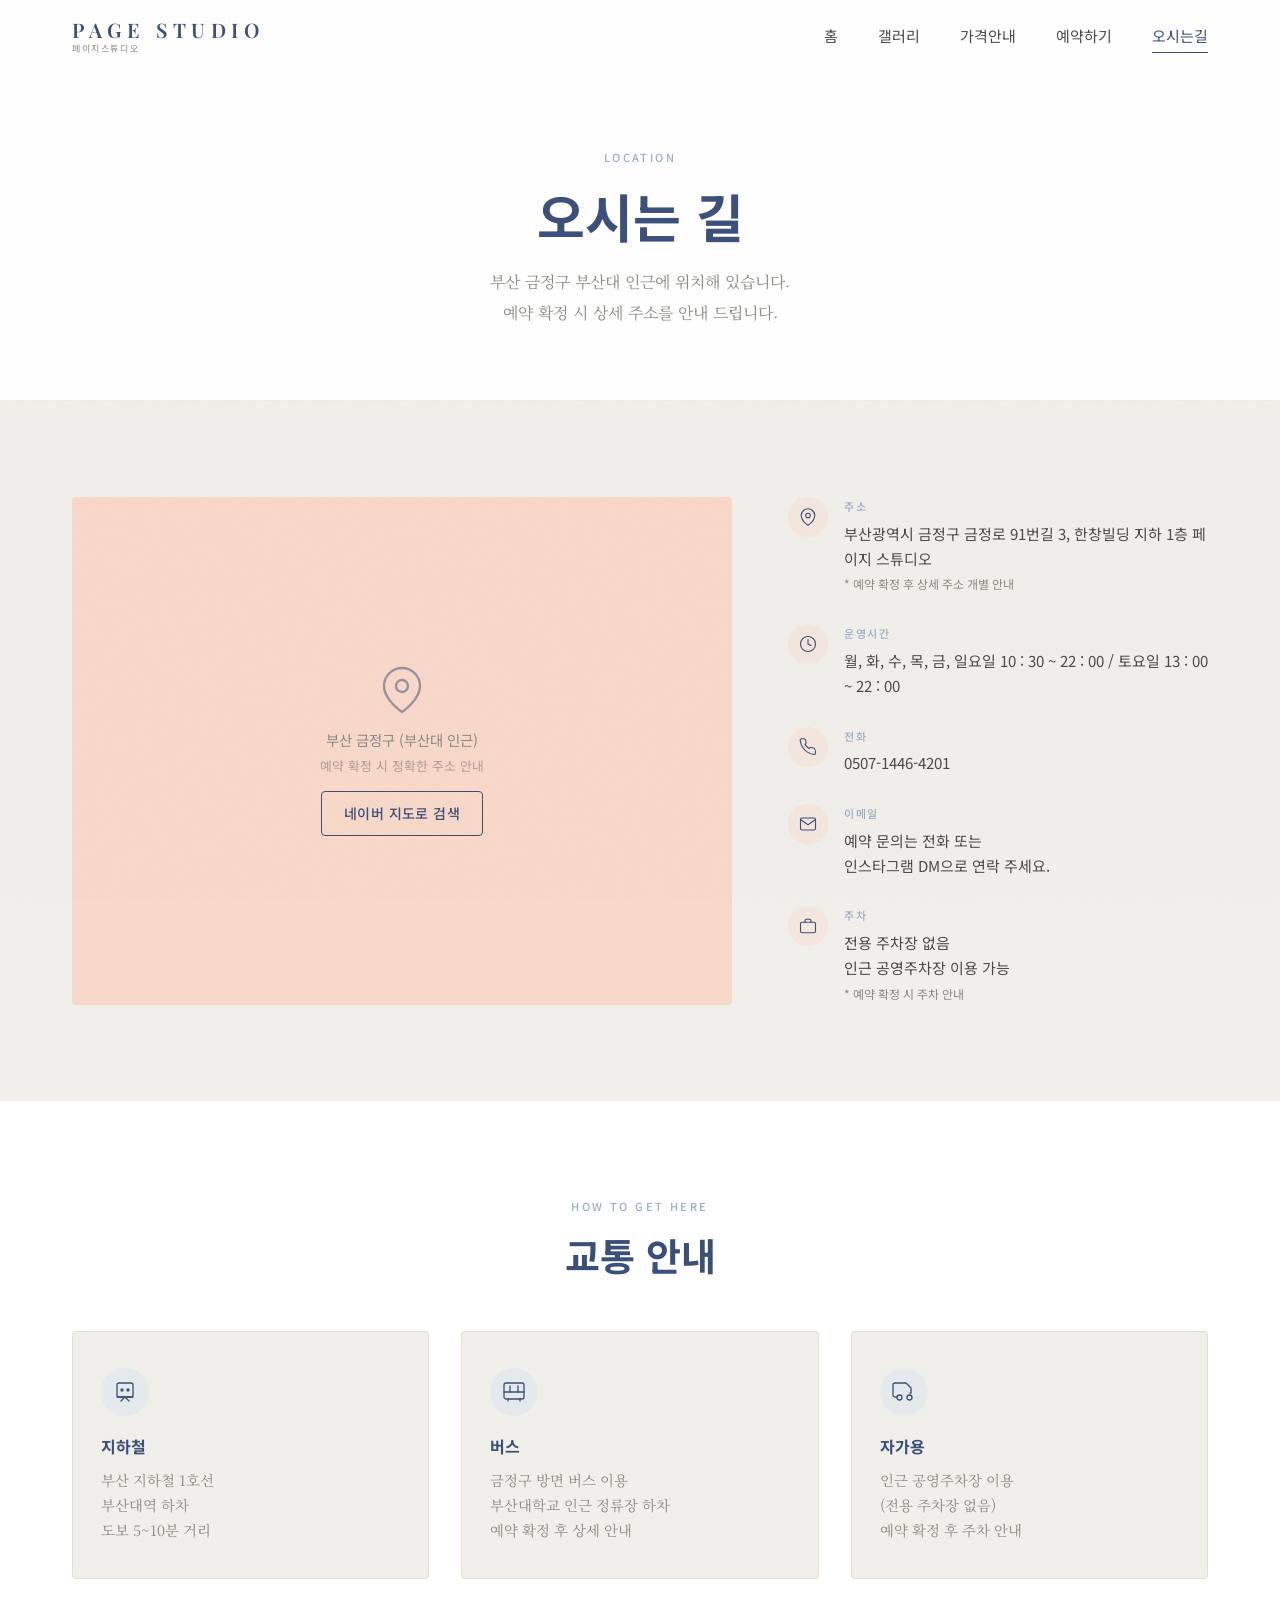
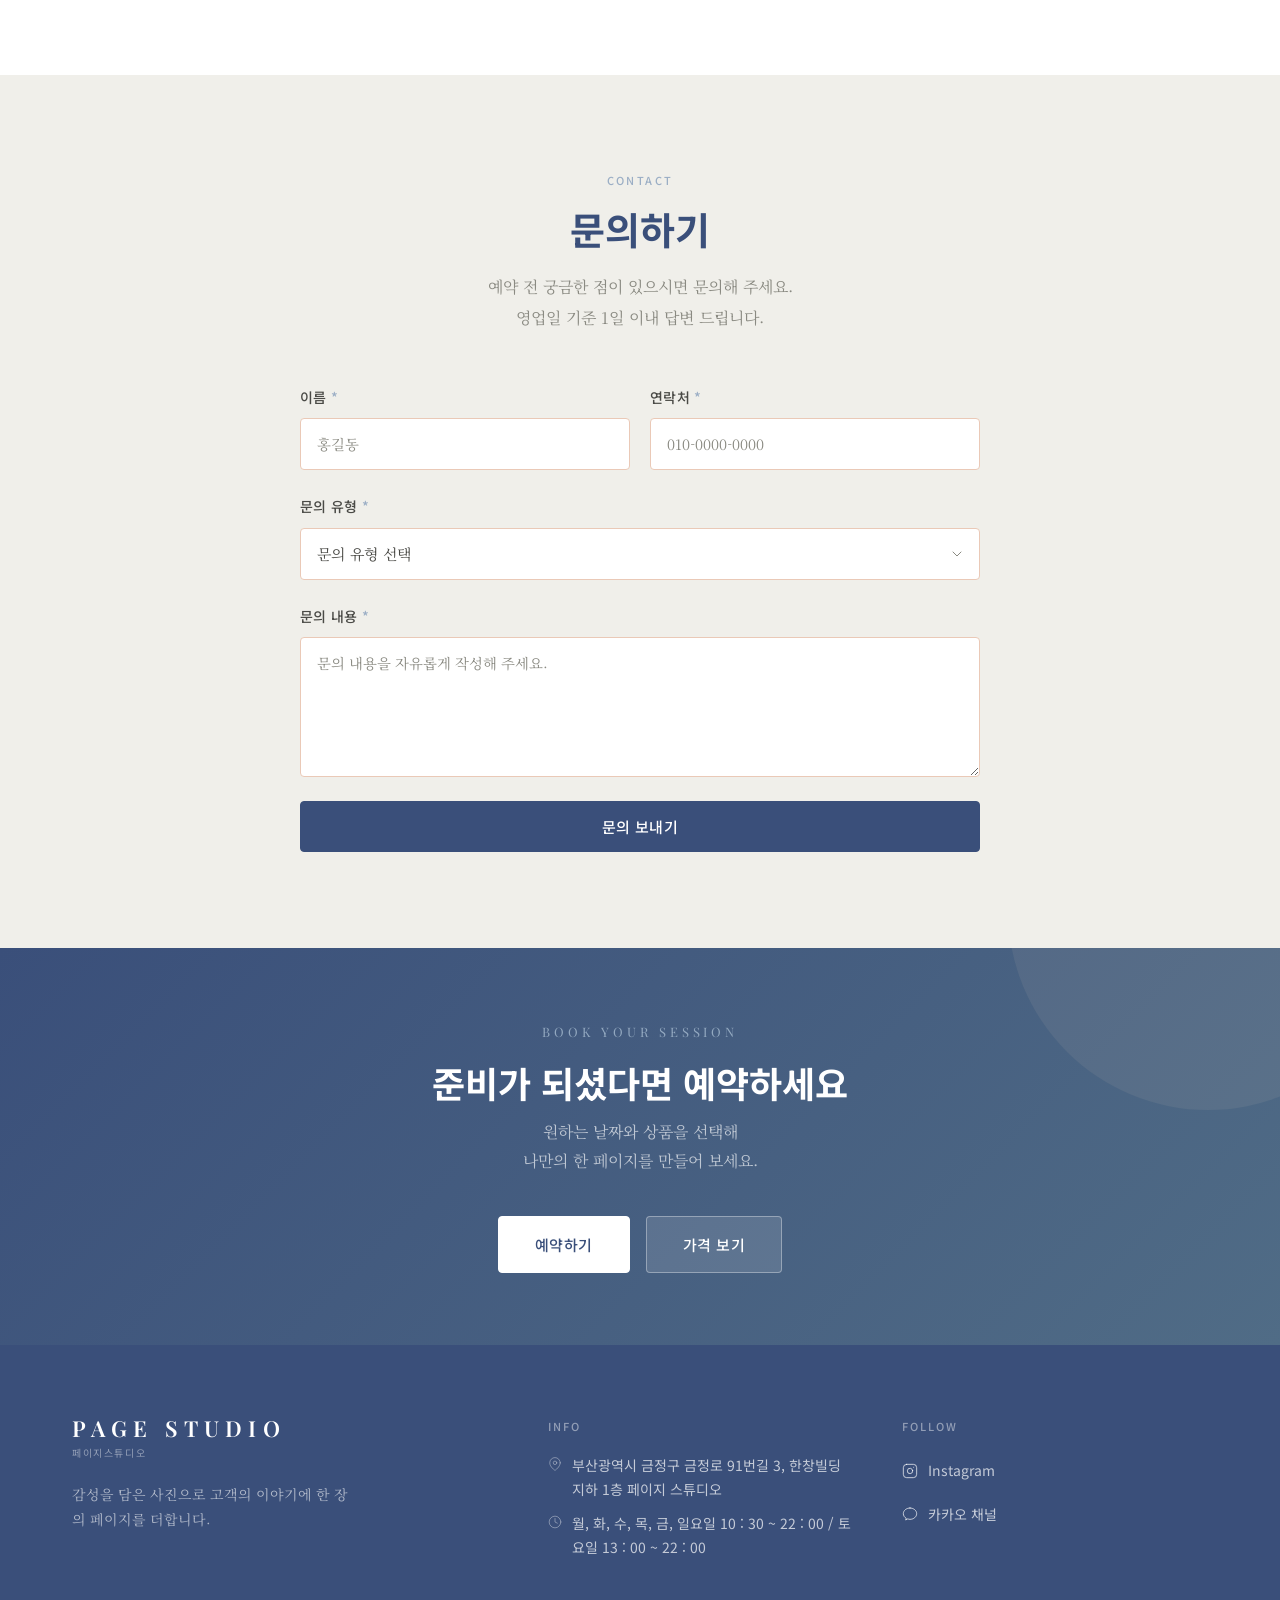
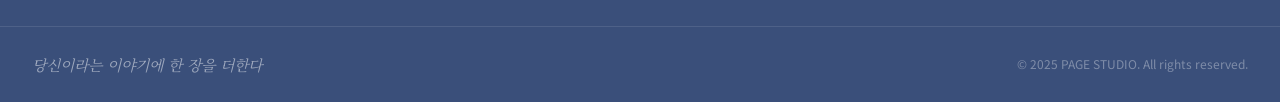
<file: contact.html>
<!DOCTYPE html>
<html lang="ko">
<head>
  <meta charset="UTF-8" />
  <meta name="viewport" content="width=device-width, initial-scale=1.0" />
  <title>오시는길 | PAGE STUDIO 페이지스튜디오</title>
  <meta name="description" content="페이지스튜디오 위치 안내. 부산 금정구 부산대 인근. 운영시간 화~일 10:00~19:00." />
  <link rel="stylesheet" href="css/style.css" />
  <link rel="stylesheet" href="css/components.css" />
</head>
<body>

<!-- ─── 네비게이션 ─────────────────────────────────────────── -->
<header class="nav scrolled" id="nav">
  <div class="nav__inner">
    <a href="index.html" class="nav__logo">
      <span class="nav__logo-en">PAGE STUDIO</span>
      <span class="nav__logo-ko">페이지스튜디오</span>
    </a>
    <nav class="nav__menu" aria-label="주 메뉴">
      <a href="index.html" class="nav__link">홈</a>
      <a href="gallery.html" class="nav__link">갤러리</a>
      <a href="price.html" class="nav__link">가격안내</a>
      <a href="reservation.html" class="nav__link">예약하기</a>
      <a href="contact.html" class="nav__link">오시는길</a>
    </nav>
    <button class="nav__hamburger" aria-label="메뉴 열기" aria-expanded="false">
      <span></span><span></span><span></span>
    </button>
  </div>
</header>
<div class="nav__drawer" aria-hidden="true">
  <a href="index.html" class="nav__link">홈</a>
  <a href="gallery.html" class="nav__link">갤러리</a>
  <a href="price.html" class="nav__link">가격안내</a>
  <a href="reservation.html" class="nav__link">예약하기</a>
  <a href="contact.html" class="nav__link">오시는길</a>
</div>

<!-- ─── 페이지 헤더 ─────────────────────────────────────────── -->
<div class="page-header">
  <span class="page-header__label">Location</span>
  <h1 class="page-header__title">오시는 길</h1>
  <p class="page-header__desc">부산 금정구 부산대 인근에 위치해 있습니다.<br>예약 확정 시 상세 주소를 안내 드립니다.</p>
</div>

<!-- ─── 지도 & 정보 ──────────────────────────────────────────── -->
<section class="section map-section section--bg" id="map">
  <div class="container">
    <div class="map-section__grid fade-in">
      <!-- 지도 임베드 영역 -->
      <div class="map-section__embed">
        <div style="width:100%;height:100%;min-height:420px;display:flex;flex-direction:column;align-items:center;justify-content:center;background:rgba(247,216,200,0.2);color:var(--text-muted);gap:14px;text-align:center;padding:24px;">
          <svg width="48" height="48" viewBox="0 0 24 24" fill="none" stroke="currentColor" stroke-width="1.2" stroke-linecap="round" stroke-linejoin="round" style="color:var(--color-primary);opacity:0.5;" aria-hidden="true">
            <path d="M21 10c0 7-9 13-9 13S3 17 3 10a9 9 0 0 1 18 0z"/>
            <circle cx="12" cy="10" r="3"/>
          </svg>
          <p style="font-family:var(--font-sans);font-size:0.9rem;line-height:1.7;">
            부산 금정구 (부산대 인근)<br>
            <span style="font-size:0.8rem;opacity:0.7;">예약 확정 시 정확한 주소 안내</span>
          </p>
          <a href="https://map.naver.com/v5/search/부산+금정구+부산대" target="_blank" rel="noopener noreferrer" class="btn btn--outline btn--sm">네이버 지도로 검색</a>
        </div>
      </div>

      <!-- 연락처 정보 -->
      <div class="map-section__info">
        <div class="map-info-item">
          <div class="map-info-item__icon" aria-hidden="true">
            <svg width="18" height="18" viewBox="0 0 24 24" fill="none" stroke="currentColor" stroke-width="1.5" stroke-linecap="round" stroke-linejoin="round"><path d="M21 10c0 7-9 13-9 13S3 17 3 10a9 9 0 0 1 18 0z"/><circle cx="12" cy="10" r="3"/></svg>
          </div>
          <div>
            <span class="map-info-item__label">주소</span>
            <p class="map-info-item__text"><span data-site="address">부산광역시 금정구 (부산대학교 인근)</span><br><small style="color:var(--text-muted);font-size:0.8em;">* 예약 확정 후 상세 주소 개별 안내</small></p>
          </div>
        </div>

        <div class="map-info-item">
          <div class="map-info-item__icon" aria-hidden="true">
            <svg width="18" height="18" viewBox="0 0 24 24" fill="none" stroke="currentColor" stroke-width="1.5" stroke-linecap="round" stroke-linejoin="round"><circle cx="12" cy="12" r="10"/><polyline points="12 6 12 12 16 14"/></svg>
          </div>
          <div>
            <span class="map-info-item__label">운영시간</span>
            <p class="map-info-item__text">
              <span data-site="hours">화–일 10:00 ~ 19:00 / 월 휴무</span>
            </p>
          </div>
        </div>

        <div class="map-info-item">
          <div class="map-info-item__icon" aria-hidden="true">
            <svg width="18" height="18" viewBox="0 0 24 24" fill="none" stroke="currentColor" stroke-width="1.5" stroke-linecap="round" stroke-linejoin="round"><path d="M22 16.92v3a2 2 0 0 1-2.18 2 19.79 19.79 0 0 1-8.63-3.07A19.5 19.5 0 0 1 4.69 12 19.79 19.79 0 0 1 1.65 3.18 2 2 0 0 1 3.62 1h3a2 2 0 0 1 2 1.72c.127.96.361 1.903.7 2.81a2 2 0 0 1-.45 2.11L7.91 8.54a16 16 0 0 0 5.55 5.55l.95-.96a2 2 0 0 1 2.11-.45c.907.339 1.85.573 2.81.7A2 2 0 0 1 21 15.22"/></svg>
          </div>
          <div>
            <span class="map-info-item__label">전화</span>
            <p class="map-info-item__text"><a href="tel:01000000000" data-site="phone-link" style="color:inherit;">010-0000-0000</a></p>
          </div>
        </div>

        <div class="map-info-item">
          <div class="map-info-item__icon" aria-hidden="true">
            <svg width="18" height="18" viewBox="0 0 24 24" fill="none" stroke="currentColor" stroke-width="1.5" stroke-linecap="round" stroke-linejoin="round"><path d="M4 4h16c1.1 0 2 .9 2 2v12c0 1.1-.9 2-2 2H4c-1.1 0-2-.9-2-2V6c0-1.1.9-2 2-2z"/><polyline points="22,6 12,13 2,6"/></svg>
          </div>
          <div>
            <span class="map-info-item__label">이메일</span>
            <p class="map-info-item__text">예약 문의는 전화 또는<br>인스타그램 DM으로 연락 주세요.</p>
          </div>
        </div>

        <div class="map-info-item">
          <div class="map-info-item__icon" aria-hidden="true">
            <svg width="18" height="18" viewBox="0 0 24 24" fill="none" stroke="currentColor" stroke-width="1.5" stroke-linecap="round" stroke-linejoin="round"><rect x="2" y="7" width="20" height="14" rx="2"/><path d="M16 7V5a2 2 0 0 0-2-2h-4a2 2 0 0 0-2 2v2"/></svg>
          </div>
          <div>
            <span class="map-info-item__label">주차</span>
            <p class="map-info-item__text">전용 주차장 없음<br>인근 공영주차장 이용 가능<br><small style="color:var(--text-muted);font-size:0.8em;">* 예약 확정 시 주차 안내</small></p>
          </div>
        </div>
      </div>
    </div>
  </div>
</section>

<!-- ─── 교통 안내 ─────────────────────────────────────────────── -->
<section class="section section--white" id="transport">
  <div class="container">
    <div style="text-align:center;margin-bottom:52px;" class="fade-in">
      <span class="section-eyebrow">How to Get Here</span>
      <h2 class="section-title">교통 안내</h2>
    </div>
    <div style="display:grid;grid-template-columns:repeat(3,1fr);gap:32px;" class="transport-grid fade-in">
      <!-- 지하철 -->
      <div style="padding:36px 28px;background:var(--color-bg);border-radius:var(--radius);border:1px solid rgba(234,201,183,0.5);">
        <div style="width:48px;height:48px;border-radius:50%;background:rgba(200,220,235,0.3);display:flex;align-items:center;justify-content:center;margin-bottom:20px;color:var(--color-primary);">
          <svg width="24" height="24" viewBox="0 0 24 24" fill="none" stroke="currentColor" stroke-width="1.3" stroke-linecap="round" stroke-linejoin="round" aria-hidden="true"><rect x="4" y="3" width="16" height="14" rx="2"/><path d="M4 17h16M8 21l4-4 4 4"/><circle cx="9" cy="10" r="1" fill="currentColor"/><circle cx="15" cy="10" r="1" fill="currentColor"/></svg>
        </div>
        <h3 style="font-family:var(--font-sans);font-size:1rem;font-weight:700;color:var(--text-primary);margin-bottom:10px;">지하철</h3>
        <p style="font-family:var(--font-serif);font-size:0.9rem;color:var(--text-muted);line-height:1.75;">부산 지하철 1호선<br>부산대역 하차<br>도보 5~10분 거리</p>
      </div>
      <!-- 버스 -->
      <div style="padding:36px 28px;background:var(--color-bg);border-radius:var(--radius);border:1px solid rgba(234,201,183,0.5);">
        <div style="width:48px;height:48px;border-radius:50%;background:rgba(200,220,235,0.3);display:flex;align-items:center;justify-content:center;margin-bottom:20px;color:var(--color-primary);">
          <svg width="24" height="24" viewBox="0 0 24 24" fill="none" stroke="currentColor" stroke-width="1.3" stroke-linecap="round" stroke-linejoin="round" aria-hidden="true"><path d="M8 6v6"/><path d="M16 6v6"/><path d="M2 12h20"/><rect x="2" y="3" width="20" height="16" rx="2"/><path d="M6 19v2M18 19v2"/></svg>
        </div>
        <h3 style="font-family:var(--font-sans);font-size:1rem;font-weight:700;color:var(--text-primary);margin-bottom:10px;">버스</h3>
        <p style="font-family:var(--font-serif);font-size:0.9rem;color:var(--text-muted);line-height:1.75;">금정구 방면 버스 이용<br>부산대학교 인근 정류장 하차<br>예약 확정 후 상세 안내</p>
      </div>
      <!-- 자가용 -->
      <div style="padding:36px 28px;background:var(--color-bg);border-radius:var(--radius);border:1px solid rgba(234,201,183,0.5);">
        <div style="width:48px;height:48px;border-radius:50%;background:rgba(200,220,235,0.3);display:flex;align-items:center;justify-content:center;margin-bottom:20px;color:var(--color-primary);">
          <svg width="24" height="24" viewBox="0 0 24 24" fill="none" stroke="currentColor" stroke-width="1.3" stroke-linecap="round" stroke-linejoin="round" aria-hidden="true"><path d="M5 17H3a2 2 0 0 1-2-2V5a2 2 0 0 1 2-2h11l5 5v5h-1"/><circle cx="7.5" cy="17.5" r="2.5"/><circle cx="17.5" cy="17.5" r="2.5"/></svg>
        </div>
        <h3 style="font-family:var(--font-sans);font-size:1rem;font-weight:700;color:var(--text-primary);margin-bottom:10px;">자가용</h3>
        <p style="font-family:var(--font-serif);font-size:0.9rem;color:var(--text-muted);line-height:1.75;">인근 공영주차장 이용<br>(전용 주차장 없음)<br>예약 확정 후 주차 안내</p>
      </div>
    </div>
  </div>
</section>

<!-- ─── 문의 폼 ──────────────────────────────────────────────── -->
<section class="section section--bg" id="inquiry">
  <div class="container">
    <div style="text-align:center;margin-bottom:52px;" class="fade-in">
      <span class="section-eyebrow">Contact</span>
      <h2 class="section-title">문의하기</h2>
      <p class="section-desc" style="margin:0 auto;">예약 전 궁금한 점이 있으시면 문의해 주세요.<br>영업일 기준 1일 이내 답변 드립니다.</p>
    </div>
    <div class="form-section fade-in">
      <!-- 성공 메시지 -->
      <div class="form-success" id="inquirySuccess">
        <div class="form-success__icon">
          <svg viewBox="0 0 64 64" fill="none" stroke="currentColor" stroke-width="1.5" stroke-linecap="round" stroke-linejoin="round">
            <circle cx="32" cy="32" r="28"/>
            <path d="M20 32l8 8 16-16"/>
          </svg>
        </div>
        <h2 class="form-success__title">문의가 접수되었습니다</h2>
        <p class="form-success__desc">빠른 시간 내에 답변 드리겠습니다.<br>촬영 예약은 예약 페이지에서 진행해 주세요.</p>
        <a href="reservation.html" class="btn btn--primary" style="margin-top:28px;">예약하러 가기</a>
      </div>

      <form class="form" id="inquiryForm" novalidate>
        <div class="form-row">
          <div class="form-field">
            <label class="form-label form-label--required" for="inq-name">이름</label>
            <input class="form-input" type="text" id="inq-name" name="name" placeholder="홍길동" required />
          </div>
          <div class="form-field">
            <label class="form-label form-label--required" for="inq-phone">연락처</label>
            <input class="form-input" type="tel" id="inq-phone" name="phone" placeholder="010-0000-0000" required />
          </div>
        </div>
        <div class="form-field">
          <label class="form-label form-label--required" for="inq-subject">문의 유형</label>
          <select class="form-select" id="inq-subject" name="subject" required>
            <option value="" disabled selected>문의 유형 선택</option>
            <option value="가격문의">가격 문의</option>
            <option value="예약변경">예약 변경/취소</option>
            <option value="단체촬영">단체 촬영 협의</option>
            <option value="기타">기타</option>
          </select>
        </div>
        <div class="form-field">
          <label class="form-label form-label--required" for="inq-message">문의 내용</label>
          <textarea class="form-textarea" id="inq-message" name="message" placeholder="문의 내용을 자유롭게 작성해 주세요." required></textarea>
        </div>
        <div class="form-submit">
          <button type="submit" class="btn btn--primary">문의 보내기</button>
        </div>
      </form>
    </div>
  </div>
</section>

<!-- ─── CTA 배너 ─────────────────────────────────────────────── -->
<section class="cta-banner">
  <div class="container">
    <span class="cta-banner__en">Book Your Session</span>
    <h2 class="cta-banner__title fade-in">준비가 되셨다면 예약하세요</h2>
    <p class="cta-banner__desc fade-in delay-1">원하는 날짜와 상품을 선택해<br>나만의 한 페이지를 만들어 보세요.</p>
    <div class="cta-banner__actions fade-in delay-2">
      <a href="reservation.html" class="btn btn--white">예약하기</a>
      <a href="price.html" class="btn btn--ghost">가격 보기</a>
    </div>
  </div>
</section>

<!-- ─── 푸터 ──────────────────────────────────────────────────── -->
<footer class="footer">
  <div class="footer__inner">
    <div>
      <span class="footer__brand-en">PAGE STUDIO</span>
      <span class="footer__brand-ko">페이지스튜디오</span>
      <p class="footer__mission" data-site="mission">감성을 담은 사진으로 고객의 이야기에<br>한 장의 페이지를 더합니다.</p>
    </div>
    <div>
      <p class="footer__col-title">Info</p>
      <div class="footer__info-line">
        <svg width="14" height="14" viewBox="0 0 24 24" fill="none" stroke="currentColor" stroke-width="1.5" stroke-linecap="round" stroke-linejoin="round" aria-hidden="true"><path d="M21 10c0 7-9 13-9 13S3 17 3 10a9 9 0 0 1 18 0z"/><circle cx="12" cy="10" r="3"/></svg>
        <span data-site="address">부산 금정구 (부산대 인근)</span>
      </div>
      <div class="footer__info-line">
        <svg width="14" height="14" viewBox="0 0 24 24" fill="none" stroke="currentColor" stroke-width="1.5" stroke-linecap="round" stroke-linejoin="round" aria-hidden="true"><circle cx="12" cy="12" r="10"/><polyline points="12 6 12 12 16 14"/></svg>
        <span data-site="hours">화–일 10:00 ~ 19:00 / 월 휴무</span>
      </div>
    </div>
    <div>
      <p class="footer__col-title">Follow</p>
      <div class="footer__social">
        <a href="#" data-site="instagram-href" class="footer__social-link" aria-label="인스타그램">
          <svg width="16" height="16" viewBox="0 0 24 24" fill="none" stroke="currentColor" stroke-width="1.5" stroke-linecap="round" stroke-linejoin="round" aria-hidden="true"><rect x="2" y="2" width="20" height="20" rx="5"/><path d="M16 11.37A4 4 0 1 1 12.63 8 4 4 0 0 1 16 11.37z"/><line x1="17.5" y1="6.5" x2="17.51" y2="6.5"/></svg>
          Instagram
        </a>
        <a href="#" data-site="kakao-href" class="footer__social-link" aria-label="카카오 채널">
          <svg width="16" height="16" viewBox="0 0 24 24" fill="none" stroke="currentColor" stroke-width="1.5" stroke-linecap="round" stroke-linejoin="round" aria-hidden="true"><path d="M12 3C6.477 3 2 6.82 2 11.5c0 2.9 1.73 5.47 4.36 7.06L5.5 21l3.2-1.73C9.7 19.72 10.83 20 12 20c5.523 0 10-3.82 10-8.5S17.523 3 12 3z"/></svg>
          카카오 채널
        </a>
      </div>
    </div>
  </div>
  <div class="footer__bottom">
    <span class="footer__slogan" data-site="slogan">당신이라는 이야기에 한 장을 더한다</span>
    <span class="footer__copy">© 2025 PAGE STUDIO. All rights reserved.</span>
  </div>
</footer>

<script src="js/main.js"></script>
<script>
  // 문의 폼 처리
  const inquiryForm = document.getElementById('inquiryForm');
  const inquirySuccess = document.getElementById('inquirySuccess');
  if (inquiryForm) {
    inquiryForm.addEventListener('submit', async (e) => {
      e.preventDefault();
      const required = inquiryForm.querySelectorAll('[required]');
      let valid = true;
      required.forEach(f => {
        if (!f.value.trim()) { f.style.borderColor = '#e74c3c'; valid = false; }
        else f.style.borderColor = '';
      });
      if (!valid) { alert('필수 항목을 모두 입력해 주세요.'); return; }
      const btn = inquiryForm.querySelector('[type="submit"]');
      btn.disabled = true;
      btn.textContent = '전송 중...';
      const data = Object.fromEntries(new FormData(inquiryForm));
      data.id = Date.now();
      data.submittedAt = new Date().toISOString();
      const existing = JSON.parse(localStorage.getItem('ps_contacts') || '[]');
      existing.push(data);
      localStorage.setItem('ps_contacts', JSON.stringify(existing));
      await new Promise(r => setTimeout(r, 600));
      inquiryForm.style.display = 'none';
      inquirySuccess.classList.add('show');
    });
  }
</script>
<style>
  @media (max-width: 768px) {
    .transport-grid { grid-template-columns: 1fr !important; }
  }
  @media (max-width: 960px) {
    .transport-grid { grid-template-columns: repeat(2,1fr) !important; }
    .map-section__grid { grid-template-columns: 1fr !important; }
  }
  @media (max-width: 640px) {
    .form-row { grid-template-columns: 1fr !important; }
  }
</style>
</body>
</html>
</file>
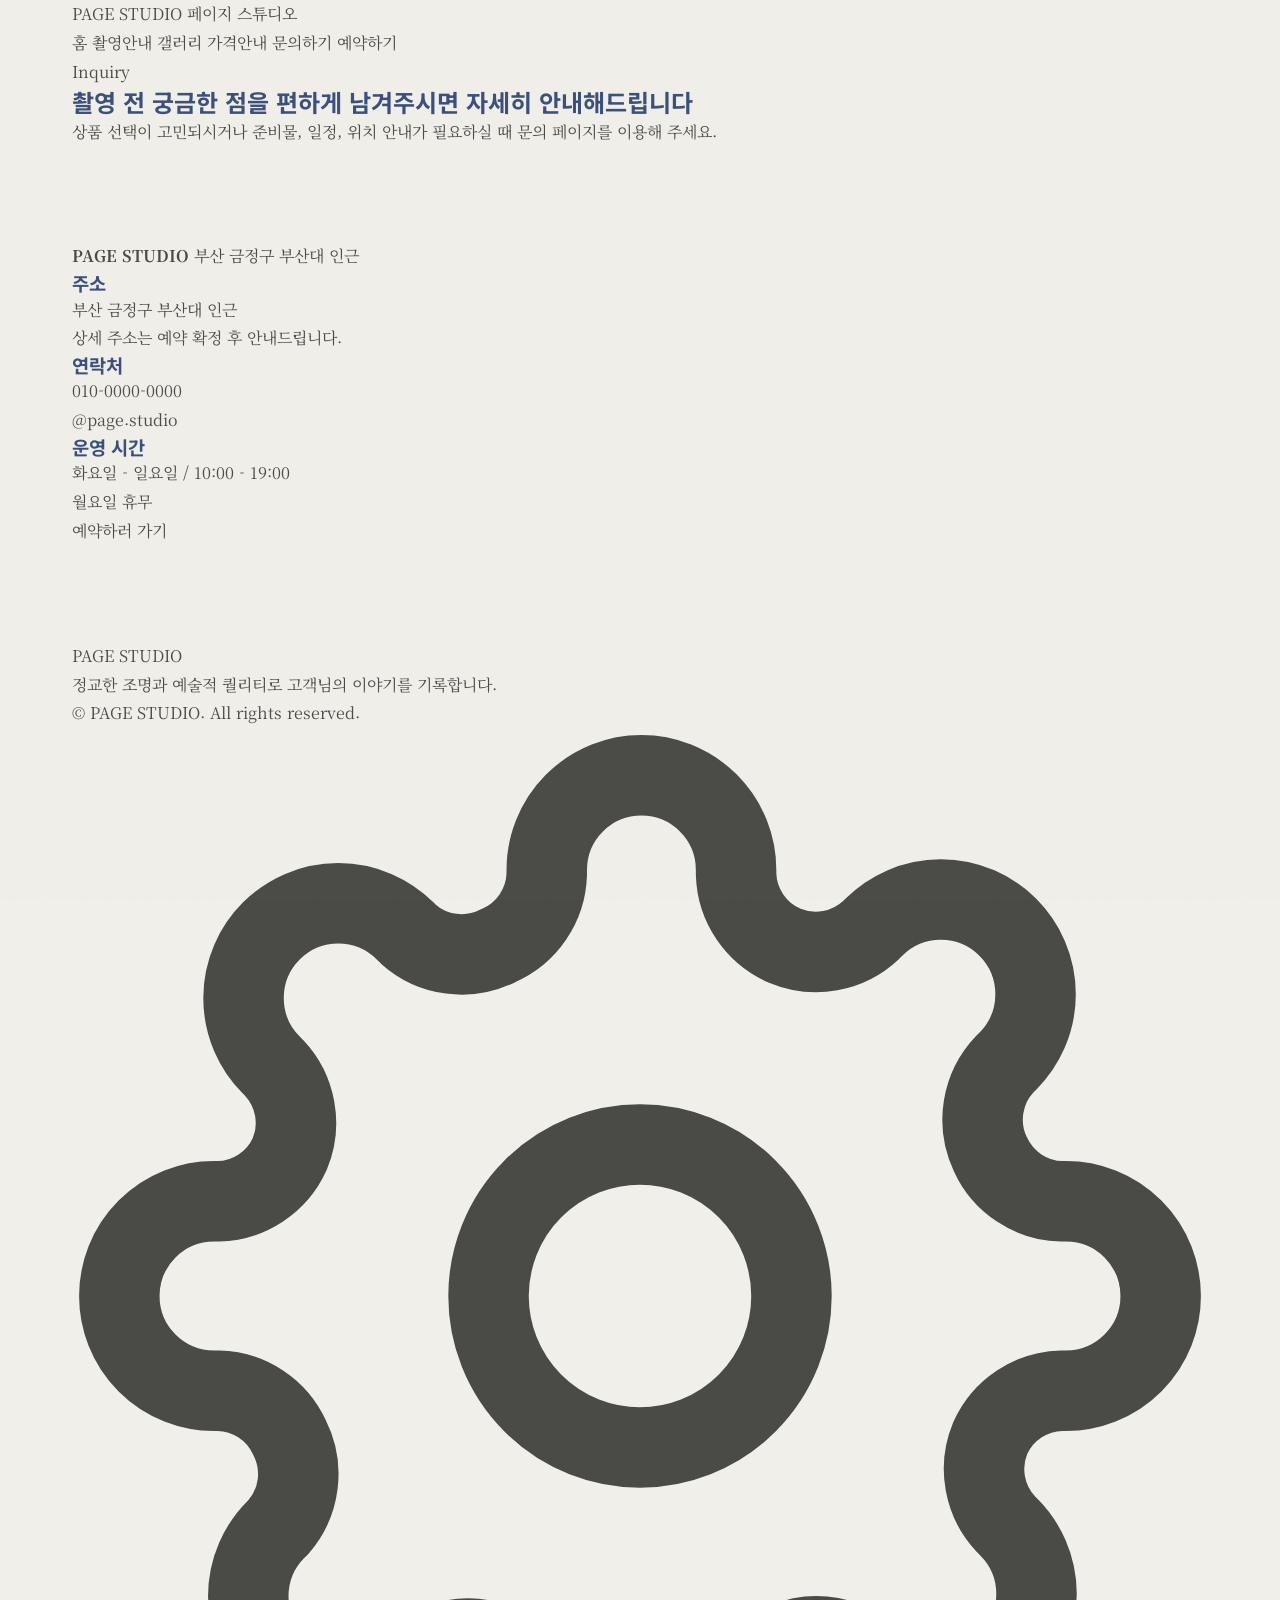
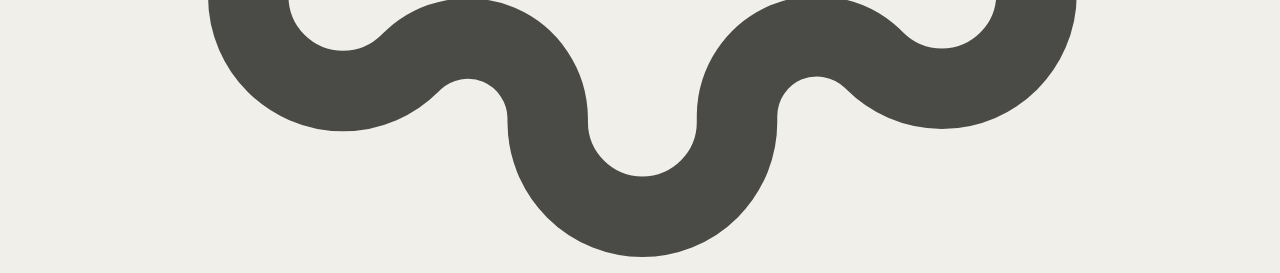
<file: inquiry.html>
<!DOCTYPE html>
<html lang="ko">
<head>
  <meta charset="UTF-8">
  <meta name="viewport" content="width=device-width, initial-scale=1.0">
  <title>문의하기 | PAGE STUDIO</title>
  <meta name="description" content="페이지 스튜디오 문의하기 페이지입니다. 촬영 전 궁금한 점과 위치, 연락처를 확인하실 수 있습니다.">
  <link rel="preconnect" href="https://fonts.googleapis.com">
  <link rel="preconnect" href="https://fonts.gstatic.com" crossorigin>
  <link href="https://fonts.googleapis.com/css2?family=Noto+Sans+KR:wght@400;500;700;800&family=Noto+Serif+KR:wght@400;500;600&display=swap" rel="stylesheet">
  <link rel="stylesheet" href="css/style.css">
  <link rel="stylesheet" href="css/components.css">
</head>
<body>
  <div class="page-shell">
    <header class="site-header">
      <div class="container nav-wrap">
        <a class="brand" href="index.html" aria-label="PAGE STUDIO 홈">
          <span class="brand__en">PAGE STUDIO</span>
          <span class="brand__ko">페이지 스튜디오</span>
        </a>
        <button class="menu-toggle" type="button" aria-expanded="false" aria-controls="site-menu" aria-label="메뉴 열기">
          <span></span>
          <span></span>
        </button>
        <nav class="site-nav" id="site-menu" aria-label="주 메뉴">
          <a href="index.html">홈</a>
          <a href="services.html">촬영안내</a>
          <a href="gallery.html">갤러리</a>
          <a href="price.html">가격안내</a>
          <a href="inquiry.html">문의하기</a>
          <a href="reservation.html">예약하기</a>
        </nav>
      </div>
    </header>

    <main>
      <section class="page-hero">
        <div class="container">
          <p class="eyebrow">Inquiry</p>
          <h1 data-edit="inquiry.heroTitle" data-mode="html">촬영 전 궁금한 점을 편하게 남겨주시면 자세히 안내해드립니다</h1>
          <p data-edit="inquiry.heroLead" data-mode="html">상품 선택이 고민되시거나 준비물, 일정, 위치 안내가 필요하실 때 문의 페이지를 이용해 주세요.</p>
        </div>
      </section>

      <section class="section">
        <div class="container contact-page-grid">
          <div class="map-placeholder reveal">
            <div class="map-placeholder__inner">
              <strong data-edit="inquiry.mapTitle">PAGE STUDIO</strong>
              <span data-edit="inquiry.mapBody" data-mode="html">부산 금정구 부산대 인근</span>
            </div>
          </div>
          <div class="contact-page-info reveal reveal--delay">
            <article class="detail-card">
              <h3 data-edit="inquiry.info1Title">주소</h3>
              <p data-edit="inquiry.info1Body" data-mode="html">부산 금정구 부산대 인근<br>상세 주소는 예약 확정 후 안내드립니다.</p>
            </article>
            <article class="detail-card">
              <h3 data-edit="inquiry.info2Title">연락처</h3>
              <p data-edit="inquiry.info2Body" data-mode="html">010-0000-0000<br>@page.studio</p>
            </article>
            <article class="detail-card">
              <h3 data-edit="inquiry.info3Title">운영 시간</h3>
              <p data-edit="inquiry.info3Body" data-mode="html">화요일 - 일요일 / 10:00 - 19:00<br>월요일 휴무</p>
            </article>
            <a class="button button--solid" href="reservation.html">예약하러 가기</a>
          </div>
        </div>
      </section>
    </main>

    <footer class="site-footer">
      <div class="container footer-wrap">
        <div>
          <p class="site-footer__brand">PAGE STUDIO</p>
          <p class="site-footer__text" data-edit="global.footerText" data-mode="html">정교한 조명과 예술적 퀄리티로 고객님의 이야기를 기록합니다.</p>
        </div>
        <p class="site-footer__copy">© <span id="year"></span> PAGE STUDIO. All rights reserved.</p>
      </div>
    </footer>
  </div>
  <script src="js/content-manager.js"></script>
  <script src="js/main.js"></script>
</body>
</html>
</file>
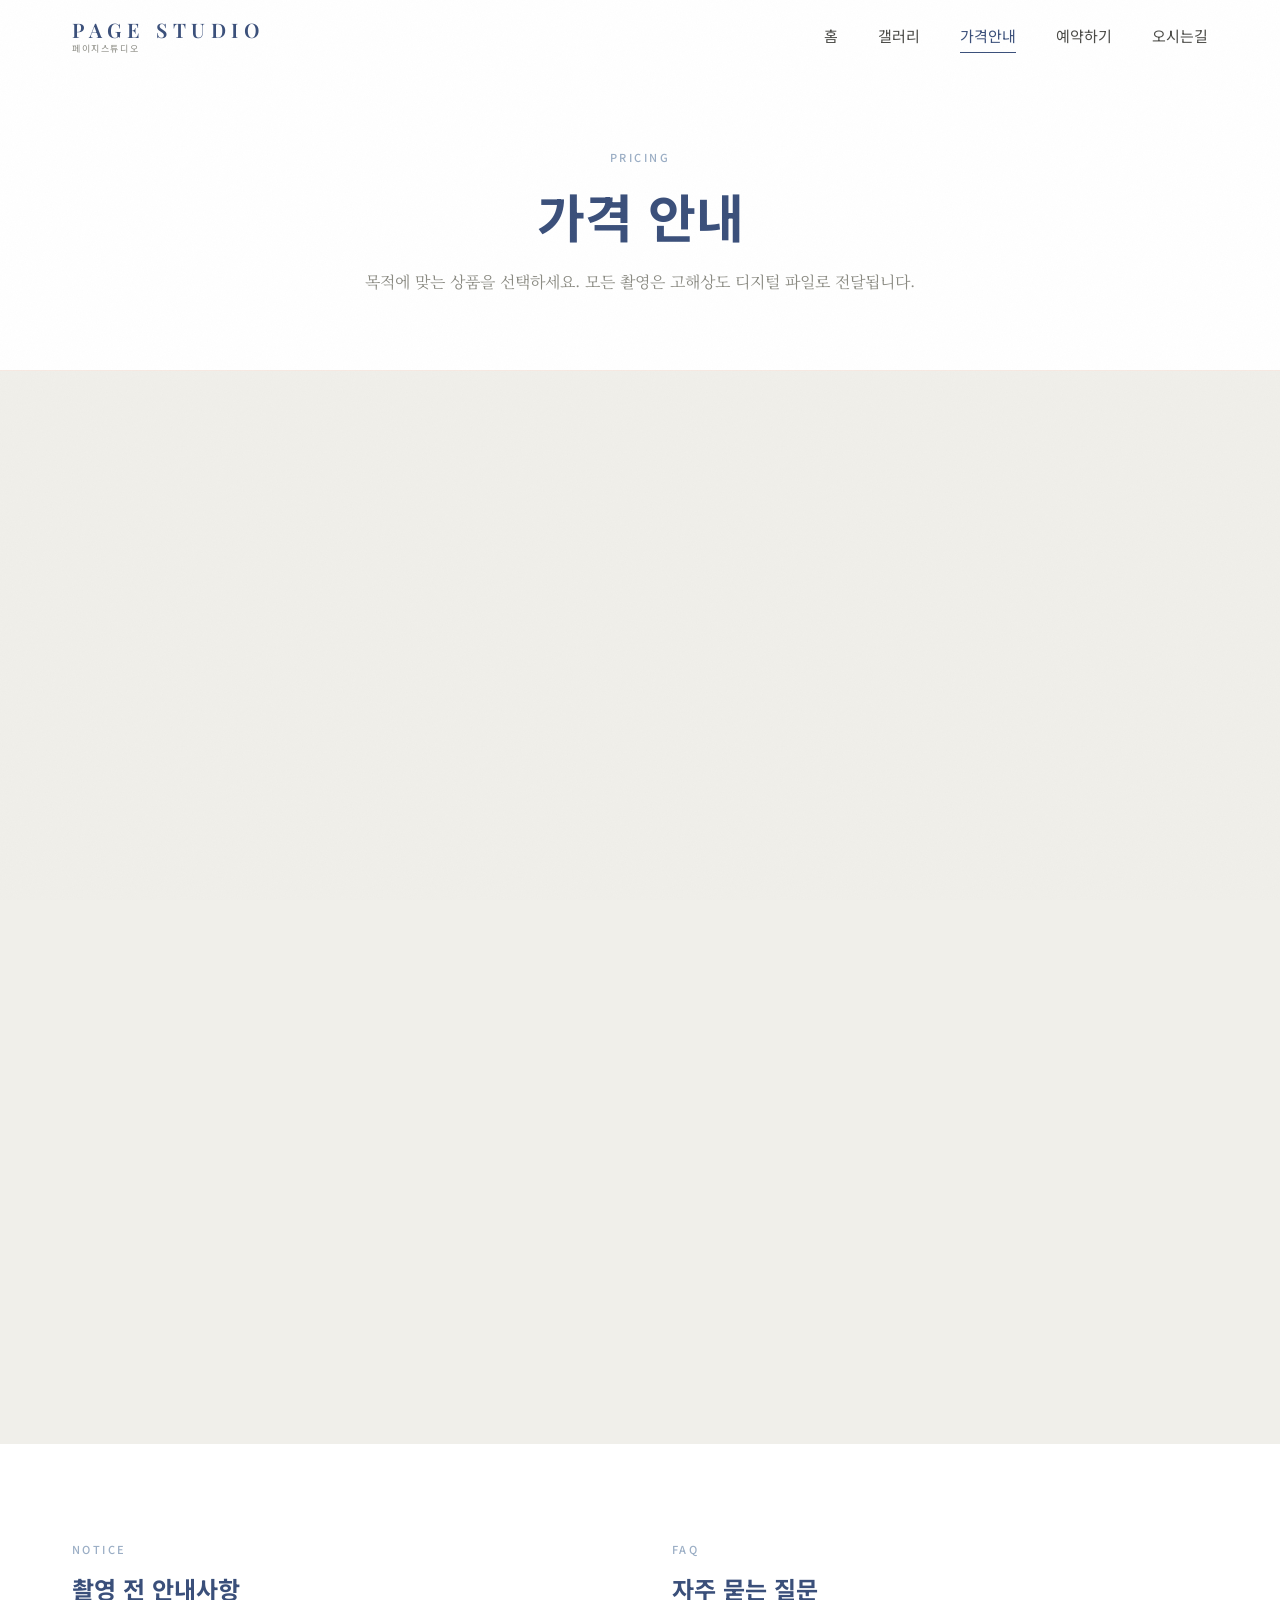
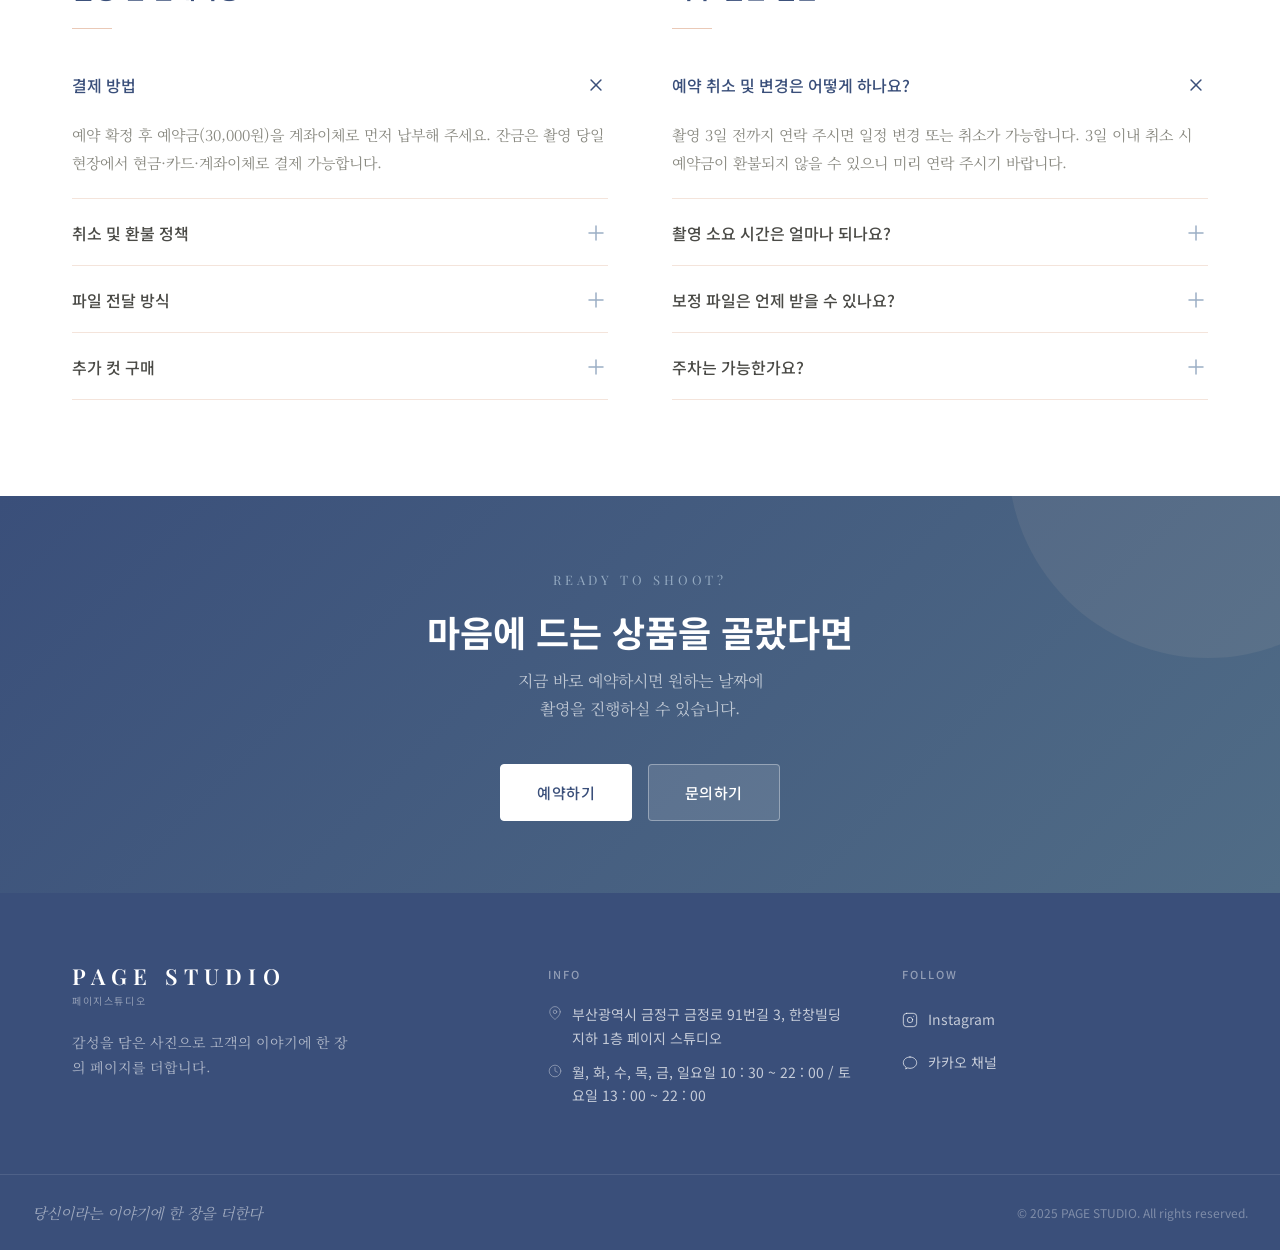
<file: price.html>
<!DOCTYPE html>
<html lang="ko">
<head>
  <meta charset="UTF-8" />
  <meta name="viewport" content="width=device-width, initial-scale=1.0" />
  <title>가격안내 | PAGE STUDIO 페이지스튜디오</title>
  <meta name="description" content="페이지스튜디오 촬영 상품 가격 안내. 아티스트 프로필, 일반 프로필, 에센셜, 단체, 증명사진, 셀프 포토부스." />
  <link rel="stylesheet" href="css/style.css" />
  <link rel="stylesheet" href="css/components.css" />
</head>
<body>

<!-- ─── 네비게이션 ─────────────────────────────────────────── -->
<header class="nav scrolled" id="nav">
  <div class="nav__inner">
    <a href="index.html" class="nav__logo">
      <span class="nav__logo-en">PAGE STUDIO</span>
      <span class="nav__logo-ko">페이지스튜디오</span>
    </a>
    <nav class="nav__menu" aria-label="주 메뉴">
      <a href="index.html" class="nav__link">홈</a>
      <a href="gallery.html" class="nav__link">갤러리</a>
      <a href="price.html" class="nav__link">가격안내</a>
      <a href="reservation.html" class="nav__link">예약하기</a>
      <a href="contact.html" class="nav__link">오시는길</a>
    </nav>
    <button class="nav__hamburger" aria-label="메뉴 열기" aria-expanded="false">
      <span></span><span></span><span></span>
    </button>
  </div>
</header>
<div class="nav__drawer" aria-hidden="true">
  <a href="index.html" class="nav__link">홈</a>
  <a href="gallery.html" class="nav__link">갤러리</a>
  <a href="price.html" class="nav__link">가격안내</a>
  <a href="reservation.html" class="nav__link">예약하기</a>
  <a href="contact.html" class="nav__link">오시는길</a>
</div>

<!-- ─── 페이지 헤더 ─────────────────────────────────────────── -->
<div class="page-header">
  <span class="page-header__label">Pricing</span>
  <h1 class="page-header__title">가격 안내</h1>
  <p class="page-header__desc">목적에 맞는 상품을 선택하세요. 모든 촬영은 고해상도 디지털 파일로 전달됩니다.</p>
</div>

<!-- ─── 가격 카드 ────────────────────────────────────────────── -->
<section class="section section--bg" id="prices">
  <div class="container">
    <div class="prices__grid" id="pricesGrid">
      <!-- JS로 동적 렌더링 -->
    </div>
  </div>
</section>

<!-- ─── 주의사항 & FAQ ─────────────────────────────────────────── -->
<section class="section section--white" id="notes">
  <div class="container">
    <div style="display:grid;grid-template-columns:1fr 1fr;gap:64px;align-items:start;" class="notes-grid">
      <!-- 안내사항 -->
      <div class="fade-in">
        <span class="section-eyebrow">Notice</span>
        <h2 class="section-title" style="font-size:1.5rem;">촬영 전 안내사항</h2>
        <div class="divider"></div>
        <div class="accordion" id="notesAccordion">
          <div class="accordion__item open">
            <button class="accordion__trigger" aria-expanded="true">
              <span class="accordion__question">결제 방법</span>
              <svg class="accordion__icon" viewBox="0 0 24 24" fill="none" stroke="currentColor" stroke-width="1.5" stroke-linecap="round" aria-hidden="true"><line x1="12" y1="5" x2="12" y2="19"/><line x1="5" y1="12" x2="19" y2="12"/></svg>
            </button>
            <div class="accordion__body">
              <p class="accordion__answer">예약 확정 후 예약금(30,000원)을 계좌이체로 먼저 납부해 주세요. 잔금은 촬영 당일 현장에서 현금·카드·계좌이체로 결제 가능합니다.</p>
            </div>
          </div>
          <div class="accordion__item">
            <button class="accordion__trigger" aria-expanded="false">
              <span class="accordion__question">취소 및 환불 정책</span>
              <svg class="accordion__icon" viewBox="0 0 24 24" fill="none" stroke="currentColor" stroke-width="1.5" stroke-linecap="round" aria-hidden="true"><line x1="12" y1="5" x2="12" y2="19"/><line x1="5" y1="12" x2="19" y2="12"/></svg>
            </button>
            <div class="accordion__body">
              <p class="accordion__answer">촬영 3일 전까지 연락 주시면 예약금 전액 환불 또는 일정 변경이 가능합니다. 촬영 3일 이내 취소 시 예약금은 환불되지 않습니다.</p>
            </div>
          </div>
          <div class="accordion__item">
            <button class="accordion__trigger" aria-expanded="false">
              <span class="accordion__question">파일 전달 방식</span>
              <svg class="accordion__icon" viewBox="0 0 24 24" fill="none" stroke="currentColor" stroke-width="1.5" stroke-linecap="round" aria-hidden="true"><line x1="12" y1="5" x2="12" y2="19"/><line x1="5" y1="12" x2="19" y2="12"/></svg>
            </button>
            <div class="accordion__body">
              <p class="accordion__answer">보정 파일은 촬영 후 7~10일 이내 클라우드 링크(구글 드라이브 또는 네이버 mybox)로 전달됩니다. 셀프 포토부스 파일은 QR 코드로 당일 즉시 전달됩니다.</p>
            </div>
          </div>
          <div class="accordion__item">
            <button class="accordion__trigger" aria-expanded="false">
              <span class="accordion__question">추가 컷 구매</span>
              <svg class="accordion__icon" viewBox="0 0 24 24" fill="none" stroke="currentColor" stroke-width="1.5" stroke-linecap="round" aria-hidden="true"><line x1="12" y1="5" x2="12" y2="19"/><line x1="5" y1="12" x2="19" y2="12"/></svg>
            </button>
            <div class="accordion__body">
              <p class="accordion__answer">보정 컷 추가는 1컷당 10,000원입니다. 원본 전체 파일은 별도 협의 후 구매하실 수 있습니다. 예약 시 또는 촬영 당일에 말씀해 주세요.</p>
            </div>
          </div>
        </div>
      </div>

      <!-- FAQ -->
      <div class="fade-in delay-2">
        <span class="section-eyebrow">FAQ</span>
        <h2 class="section-title" style="font-size:1.5rem;">자주 묻는 질문</h2>
        <div class="divider"></div>
        <div class="accordion" id="faqAccordion">
          <!-- JS로 렌더링 -->
        </div>
      </div>
    </div>
  </div>
</section>

<!-- ─── CTA 배너 ─────────────────────────────────────────────── -->
<section class="cta-banner">
  <div class="container">
    <span class="cta-banner__en">Ready to Shoot?</span>
    <h2 class="cta-banner__title fade-in">마음에 드는 상품을 골랐다면</h2>
    <p class="cta-banner__desc fade-in delay-1">지금 바로 예약하시면 원하는 날짜에<br>촬영을 진행하실 수 있습니다.</p>
    <div class="cta-banner__actions fade-in delay-2">
      <a href="reservation.html" class="btn btn--white">예약하기</a>
      <a href="contact.html" class="btn btn--ghost">문의하기</a>
    </div>
  </div>
</section>

<!-- ─── 푸터 ──────────────────────────────────────────────────── -->
<footer class="footer">
  <div class="footer__inner">
    <div>
      <span class="footer__brand-en">PAGE STUDIO</span>
      <span class="footer__brand-ko">페이지스튜디오</span>
      <p class="footer__mission" data-site="mission">감성을 담은 사진으로 고객의 이야기에<br>한 장의 페이지를 더합니다.</p>
    </div>
    <div>
      <p class="footer__col-title">Info</p>
      <div class="footer__info-line">
        <svg width="14" height="14" viewBox="0 0 24 24" fill="none" stroke="currentColor" stroke-width="1.5" stroke-linecap="round" stroke-linejoin="round" aria-hidden="true"><path d="M21 10c0 7-9 13-9 13S3 17 3 10a9 9 0 0 1 18 0z"/><circle cx="12" cy="10" r="3"/></svg>
        <span data-site="address">부산 금정구 (부산대 인근)</span>
      </div>
      <div class="footer__info-line">
        <svg width="14" height="14" viewBox="0 0 24 24" fill="none" stroke="currentColor" stroke-width="1.5" stroke-linecap="round" stroke-linejoin="round" aria-hidden="true"><circle cx="12" cy="12" r="10"/><polyline points="12 6 12 12 16 14"/></svg>
        <span data-site="hours">화–일 10:00 ~ 19:00 / 월 휴무</span>
      </div>
    </div>
    <div>
      <p class="footer__col-title">Follow</p>
      <div class="footer__social">
        <a href="#" data-site="instagram-href" class="footer__social-link" aria-label="인스타그램">
          <svg width="16" height="16" viewBox="0 0 24 24" fill="none" stroke="currentColor" stroke-width="1.5" stroke-linecap="round" stroke-linejoin="round" aria-hidden="true"><rect x="2" y="2" width="20" height="20" rx="5"/><path d="M16 11.37A4 4 0 1 1 12.63 8 4 4 0 0 1 16 11.37z"/><line x1="17.5" y1="6.5" x2="17.51" y2="6.5"/></svg>
          Instagram
        </a>
        <a href="#" data-site="kakao-href" class="footer__social-link" aria-label="카카오 채널">
          <svg width="16" height="16" viewBox="0 0 24 24" fill="none" stroke="currentColor" stroke-width="1.5" stroke-linecap="round" stroke-linejoin="round" aria-hidden="true"><path d="M12 3C6.477 3 2 6.82 2 11.5c0 2.9 1.73 5.47 4.36 7.06L5.5 21l3.2-1.73C9.7 19.72 10.83 20 12 20c5.523 0 10-3.82 10-8.5S17.523 3 12 3z"/></svg>
          카카오 채널
        </a>
      </div>
    </div>
  </div>
  <div class="footer__bottom">
    <span class="footer__slogan" data-site="slogan">당신이라는 이야기에 한 장을 더한다</span>
    <span class="footer__copy">© 2025 PAGE STUDIO. All rights reserved.</span>
  </div>
</footer>

<script src="js/main.js"></script>
<script>
  fetch('data/prices.json')
    .then(r => r.json())
    .then(items => {
      const grid = document.getElementById('pricesGrid');
      if (!grid) return;
      grid.innerHTML = items.sort((a, b) => a.order - b.order).map((item, i) => `
        <div class="price-card${item.featured ? ' price-card--featured' : ''} fade-in delay-${(i % 3) + 1}">
          <h3 class="price-card__name">${item.name}</h3>
          <div class="price-card__price-wrap">
            <div class="price-card__price">${item.price}<span class="price-card__price-unit">원~</span></div>
            <div class="price-card__meta">
              <span class="price-card__tag">⏱ ${item.duration}</span>
              <span class="price-card__tag">✦ ${item.retouched}</span>
              <span class="price-card__tag">📦 ${item.delivery}</span>
            </div>
          </div>
          <ul class="price-card__includes">
            ${item.includes.map(inc => `<li>${inc}</li>`).join('')}
          </ul>
          <div class="price-card__cta">
            <a href="reservation.html?package=${encodeURIComponent(item.name)}" class="btn ${item.featured ? 'btn--primary' : 'btn--outline'} btn--sm" style="width:100%;">이 상품으로 예약</a>
          </div>
        </div>`).join('');
    })
    .catch(() => {});

  fetch('data/site.json')
    .then(r => r.json())
    .then(data => {
      const container = document.getElementById('faqAccordion');
      if (!container || !data.faq) return;
      container.innerHTML = data.faq.slice(0, 4).map((item, i) => `
        <div class="accordion__item${i === 0 ? ' open' : ''}">
          <button class="accordion__trigger" aria-expanded="${i === 0}">
            <span class="accordion__question">${item.q}</span>
            <svg class="accordion__icon" viewBox="0 0 24 24" fill="none" stroke="currentColor" stroke-width="1.5" stroke-linecap="round" aria-hidden="true"><line x1="12" y1="5" x2="12" y2="19"/><line x1="5" y1="12" x2="19" y2="12"/></svg>
          </button>
          <div class="accordion__body"><p class="accordion__answer">${item.a}</p></div>
        </div>`).join('');
      container.querySelectorAll('.accordion__trigger').forEach(trigger => {
        trigger.addEventListener('click', () => {
          const item = trigger.closest('.accordion__item');
          const isOpen = item.classList.contains('open');
          item.closest('.accordion').querySelectorAll('.accordion__item').forEach(i => i.classList.remove('open'));
          if (!isOpen) item.classList.add('open');
        });
      });
    })
    .catch(() => {});

  if (window.innerWidth < 768) {
    document.querySelector('.notes-grid')?.setAttribute('style', 'display:block;');
  }
</script>
<style>
  @media (max-width: 768px) {
    .notes-grid { display: block !important; }
    .notes-grid > div:first-child { margin-bottom: 56px; }
    .prices__grid { grid-template-columns: 1fr !important; }
  }
  @media (max-width: 960px) {
    .prices__grid { grid-template-columns: repeat(2, 1fr) !important; }
  }
</style>
</body>
</html>
</file>
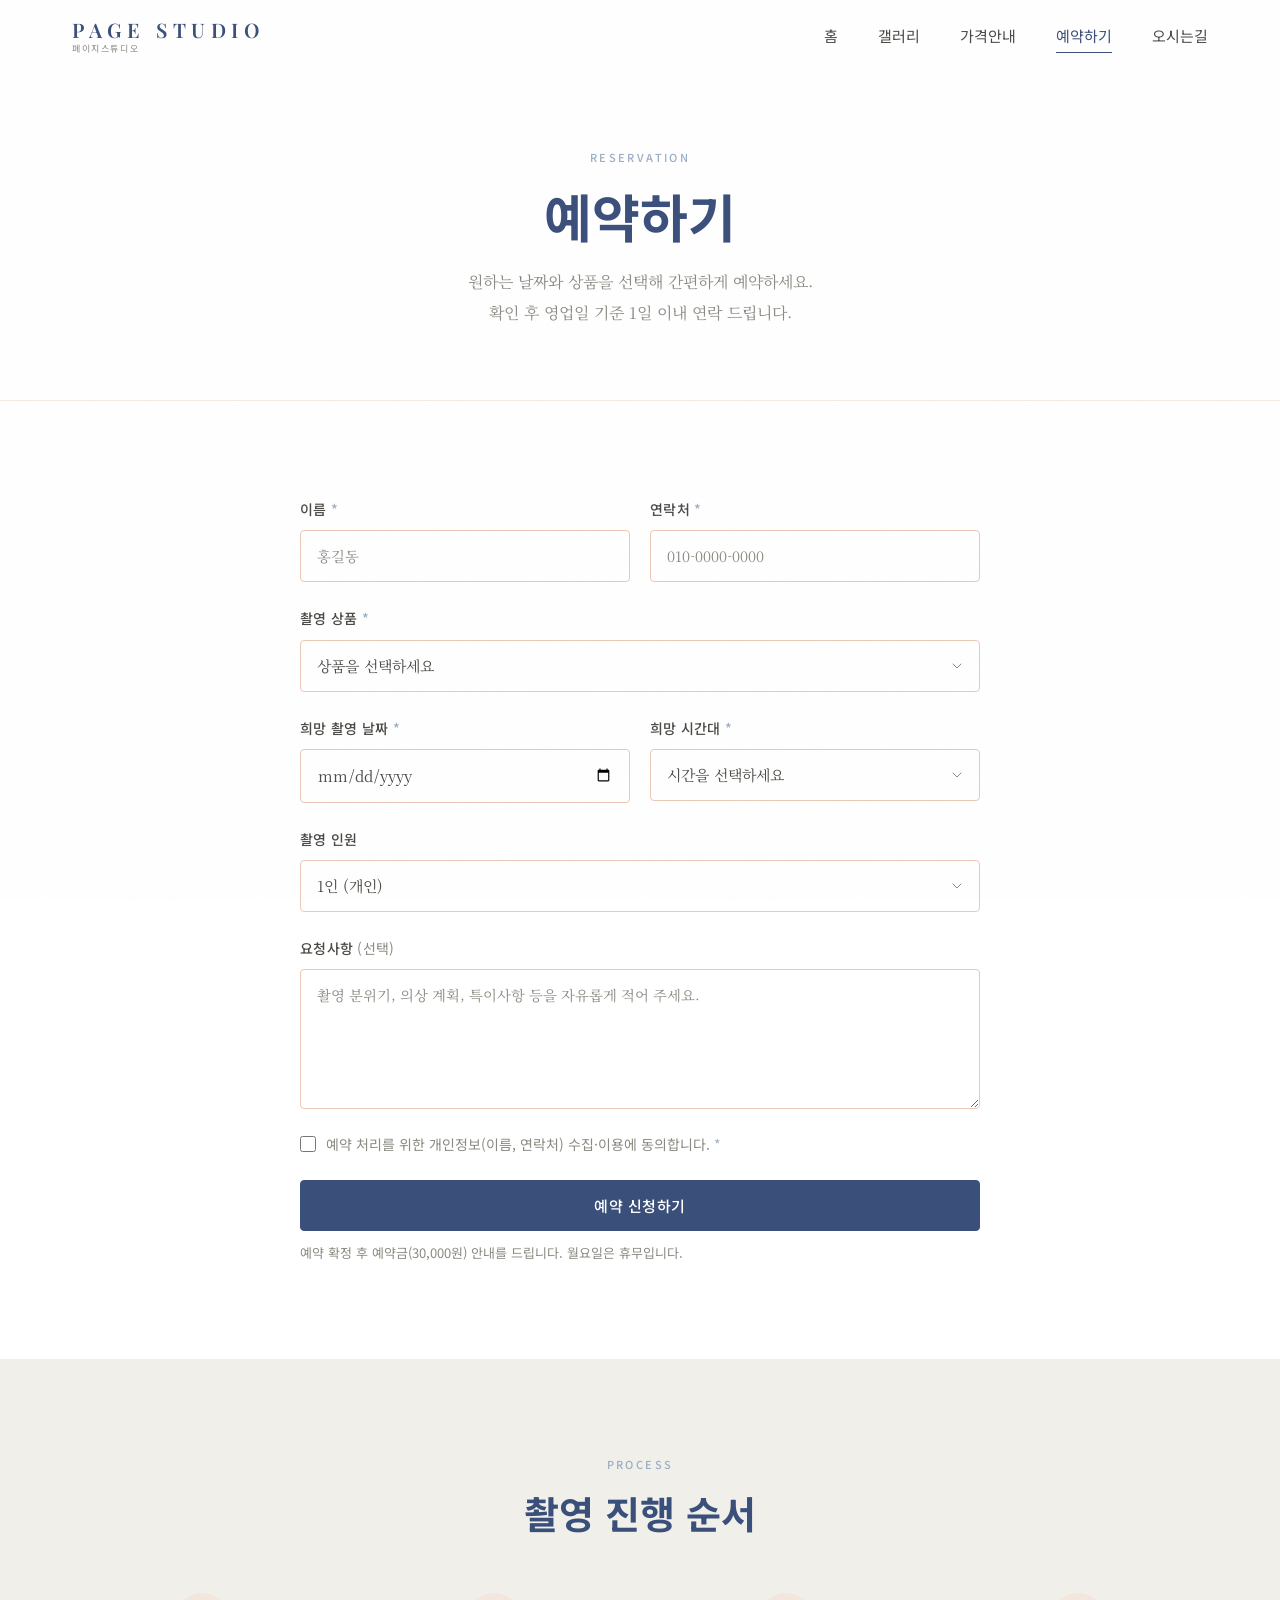
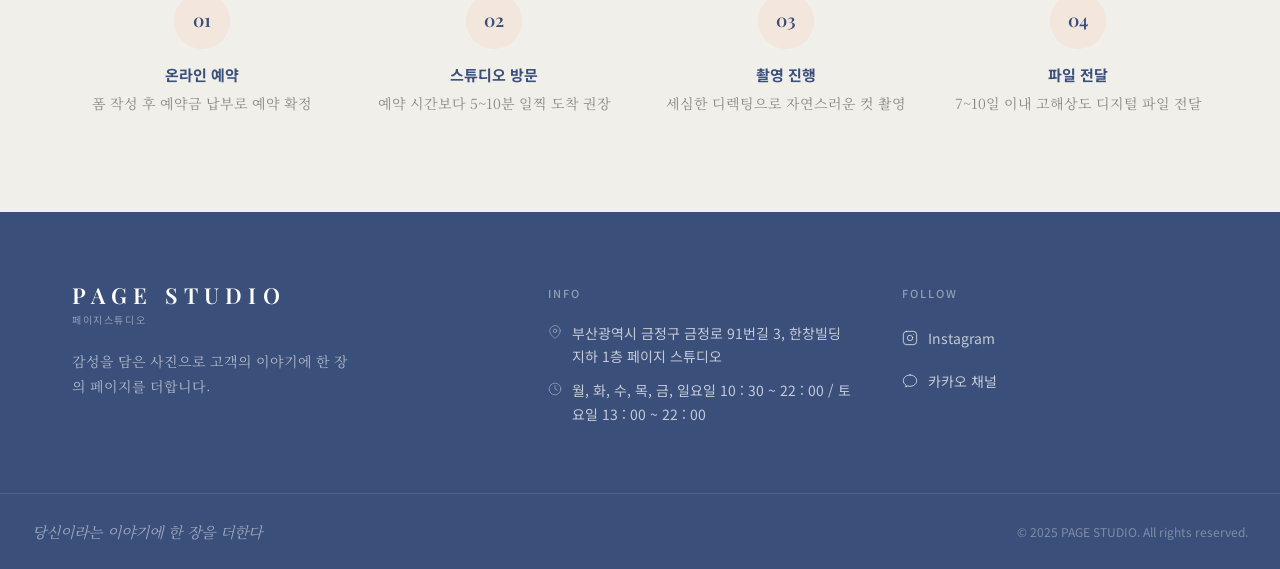
<file: reservation.html>
<!DOCTYPE html>
<html lang="ko">
<head>
  <meta charset="UTF-8" />
  <meta name="viewport" content="width=device-width, initial-scale=1.0" />
  <title>예약하기 | PAGE STUDIO 페이지스튜디오</title>
  <meta name="description" content="페이지스튜디오 온라인 예약. 원하는 날짜와 상품을 선택해 간편하게 예약하세요." />
  <link rel="stylesheet" href="css/style.css" />
  <link rel="stylesheet" href="css/components.css" />
</head>
<body>

<!-- ─── 네비게이션 ─────────────────────────────────────────── -->
<header class="nav scrolled" id="nav">
  <div class="nav__inner">
    <a href="index.html" class="nav__logo">
      <span class="nav__logo-en">PAGE STUDIO</span>
      <span class="nav__logo-ko">페이지스튜디오</span>
    </a>
    <nav class="nav__menu" aria-label="주 메뉴">
      <a href="index.html" class="nav__link">홈</a>
      <a href="gallery.html" class="nav__link">갤러리</a>
      <a href="price.html" class="nav__link">가격안내</a>
      <a href="reservation.html" class="nav__link">예약하기</a>
      <a href="contact.html" class="nav__link">오시는길</a>
    </nav>
    <button class="nav__hamburger" aria-label="메뉴 열기" aria-expanded="false">
      <span></span><span></span><span></span>
    </button>
  </div>
</header>
<div class="nav__drawer" aria-hidden="true">
  <a href="index.html" class="nav__link">홈</a>
  <a href="gallery.html" class="nav__link">갤러리</a>
  <a href="price.html" class="nav__link">가격안내</a>
  <a href="reservation.html" class="nav__link">예약하기</a>
  <a href="contact.html" class="nav__link">오시는길</a>
</div>

<!-- ─── 페이지 헤더 ─────────────────────────────────────────── -->
<div class="page-header">
  <span class="page-header__label">Reservation</span>
  <h1 class="page-header__title">예약하기</h1>
  <p class="page-header__desc">원하는 날짜와 상품을 선택해 간편하게 예약하세요.<br>확인 후 영업일 기준 1일 이내 연락 드립니다.</p>
</div>

<!-- ─── 예약 폼 ──────────────────────────────────────────────── -->
<section class="section section--white" id="reservation-form">
  <div class="container">
    <div class="form-section fade-in">

      <!-- 성공 메시지 -->
      <div class="form-success" id="formSuccess">
        <div class="form-success__icon">
          <svg viewBox="0 0 64 64" fill="none" stroke="currentColor" stroke-width="1.5" stroke-linecap="round" stroke-linejoin="round">
            <circle cx="32" cy="32" r="28"/>
            <path d="M20 32l8 8 16-16"/>
          </svg>
        </div>
        <h2 class="form-success__title">예약 신청이 완료되었습니다</h2>
        <p class="form-success__desc">입력하신 정보를 확인 후<br>영업일 기준 1일 이내 연락 드리겠습니다.<br><br>문의사항은 <strong data-site="phone">010-0000-0000</strong>으로 연락 주세요.</p>
        <a href="index.html" class="btn btn--outline" style="margin-top:28px;">홈으로 돌아가기</a>
      </div>

      <!-- 예약 폼 -->
      <form class="form" id="reservationForm" novalidate>

        <!-- 이름 / 연락처 -->
        <div class="form-row">
          <div class="form-field">
            <label class="form-label form-label--required" for="name">이름</label>
            <input class="form-input" type="text" id="name" name="name" placeholder="홍길동" required autocomplete="name" />
          </div>
          <div class="form-field">
            <label class="form-label form-label--required" for="phone">연락처</label>
            <input class="form-input" type="tel" id="phone" name="phone" placeholder="010-0000-0000" required autocomplete="tel" />
          </div>
        </div>

        <!-- 촬영 상품 -->
        <div class="form-field">
          <label class="form-label form-label--required" for="package">촬영 상품</label>
          <select class="form-select" id="package" name="package" required>
            <option value="" disabled selected>상품을 선택하세요</option>
            <option value="아티스트 / 뮤지션 프로필">아티스트 / 뮤지션 프로필 — 150,000원~</option>
            <option value="일반 프로필">일반 프로필 — 90,000원~</option>
            <option value="에센셜 프로필">에센셜 프로필 — 60,000원~</option>
            <option value="단체 사진">단체 사진 — 120,000원~</option>
            <option value="증명 / 여권 사진">증명 / 여권 사진 — 30,000원~</option>
            <option value="셀프 포토 부스">셀프 포토 부스 — 20,000원~</option>
          </select>
        </div>

        <!-- 희망 날짜 / 시간 -->
        <div class="form-row">
          <div class="form-field">
            <label class="form-label form-label--required" for="date">희망 촬영 날짜</label>
            <input class="form-input" type="date" id="date" name="date" required />
          </div>
          <div class="form-field">
            <label class="form-label form-label--required" for="time">희망 시간대</label>
            <select class="form-select" id="time" name="time" required>
              <option value="" disabled selected>시간을 선택하세요</option>
              <option value="10:00">10:00</option>
              <option value="11:00">11:00</option>
              <option value="12:00">12:00</option>
              <option value="13:00">13:00</option>
              <option value="14:00">14:00</option>
              <option value="15:00">15:00</option>
              <option value="16:00">16:00</option>
              <option value="17:00">17:00</option>
              <option value="18:00">18:00</option>
            </select>
          </div>
        </div>

        <!-- 인원 -->
        <div class="form-field">
          <label class="form-label" for="people">촬영 인원</label>
          <select class="form-select" id="people" name="people">
            <option value="1인">1인 (개인)</option>
            <option value="2인">2인</option>
            <option value="3인">3인</option>
            <option value="4인 이상">4인 이상 (협의)</option>
          </select>
        </div>

        <!-- 요청사항 -->
        <div class="form-field">
          <label class="form-label" for="message">요청사항 <span style="color:var(--text-muted);font-weight:400;">(선택)</span></label>
          <textarea class="form-textarea" id="message" name="message" placeholder="촬영 분위기, 의상 계획, 특이사항 등을 자유롭게 적어 주세요."></textarea>
        </div>

        <!-- 개인정보 동의 -->
        <div class="form-field" style="flex-direction:row;align-items:flex-start;gap:10px;">
          <input type="checkbox" id="privacy" name="privacy" required
                 style="width:16px;height:16px;margin-top:3px;accent-color:var(--color-primary);flex-shrink:0;" />
          <label for="privacy" style="font-family:var(--font-sans);font-size:0.875rem;color:var(--text-muted);line-height:1.6;cursor:pointer;">
            예약 처리를 위한 개인정보(이름, 연락처) 수집·이용에 동의합니다. <span style="color:var(--color-blue);">*</span>
          </label>
        </div>

        <!-- 제출 -->
        <div class="form-submit">
          <button type="submit" class="btn btn--primary">예약 신청하기</button>
          <p class="form-notice">예약 확정 후 예약금(30,000원) 안내를 드립니다. 월요일은 휴무입니다.</p>
        </div>

      </form>
    </div>
  </div>
</section>

<!-- ─── 촬영 안내 타임라인 ────────────────────────────────────── -->
<section class="section section--bg" id="process">
  <div class="container">
    <div style="text-align:center; margin-bottom:56px;" class="fade-in">
      <span class="section-eyebrow">Process</span>
      <h2 class="section-title">촬영 진행 순서</h2>
    </div>
    <div style="display:grid;grid-template-columns:repeat(4,1fr);gap:32px;text-align:center;" class="process-grid fade-in">
      <div>
        <div style="width:56px;height:56px;border-radius:50%;background:rgba(247,216,200,0.4);display:flex;align-items:center;justify-content:center;margin:0 auto 16px;color:var(--color-primary);font-family:var(--font-en);font-size:1.125rem;font-weight:600;">01</div>
        <h3 style="font-family:var(--font-sans);font-size:0.9375rem;font-weight:700;color:var(--text-primary);margin-bottom:8px;">온라인 예약</h3>
        <p style="font-family:var(--font-serif);font-size:0.875rem;color:var(--text-muted);line-height:1.7;">폼 작성 후 예약금 납부로 예약 확정</p>
      </div>
      <div>
        <div style="width:56px;height:56px;border-radius:50%;background:rgba(247,216,200,0.4);display:flex;align-items:center;justify-content:center;margin:0 auto 16px;color:var(--color-primary);font-family:var(--font-en);font-size:1.125rem;font-weight:600;">02</div>
        <h3 style="font-family:var(--font-sans);font-size:0.9375rem;font-weight:700;color:var(--text-primary);margin-bottom:8px;">스튜디오 방문</h3>
        <p style="font-family:var(--font-serif);font-size:0.875rem;color:var(--text-muted);line-height:1.7;">예약 시간보다 5~10분 일찍 도착 권장</p>
      </div>
      <div>
        <div style="width:56px;height:56px;border-radius:50%;background:rgba(247,216,200,0.4);display:flex;align-items:center;justify-content:center;margin:0 auto 16px;color:var(--color-primary);font-family:var(--font-en);font-size:1.125rem;font-weight:600;">03</div>
        <h3 style="font-family:var(--font-sans);font-size:0.9375rem;font-weight:700;color:var(--text-primary);margin-bottom:8px;">촬영 진행</h3>
        <p style="font-family:var(--font-serif);font-size:0.875rem;color:var(--text-muted);line-height:1.7;">세심한 디렉팅으로 자연스러운 컷 촬영</p>
      </div>
      <div>
        <div style="width:56px;height:56px;border-radius:50%;background:rgba(247,216,200,0.4);display:flex;align-items:center;justify-content:center;margin:0 auto 16px;color:var(--color-primary);font-family:var(--font-en);font-size:1.125rem;font-weight:600;">04</div>
        <h3 style="font-family:var(--font-sans);font-size:0.9375rem;font-weight:700;color:var(--text-primary);margin-bottom:8px;">파일 전달</h3>
        <p style="font-family:var(--font-serif);font-size:0.875rem;color:var(--text-muted);line-height:1.7;">7~10일 이내 고해상도 디지털 파일 전달</p>
      </div>
    </div>
  </div>
</section>

<!-- ─── 푸터 ──────────────────────────────────────────────────── -->
<footer class="footer">
  <div class="footer__inner">
    <div>
      <span class="footer__brand-en">PAGE STUDIO</span>
      <span class="footer__brand-ko">페이지스튜디오</span>
      <p class="footer__mission" data-site="mission">감성을 담은 사진으로 고객의 이야기에<br>한 장의 페이지를 더합니다.</p>
    </div>
    <div>
      <p class="footer__col-title">Info</p>
      <div class="footer__info-line">
        <svg width="14" height="14" viewBox="0 0 24 24" fill="none" stroke="currentColor" stroke-width="1.5" stroke-linecap="round" stroke-linejoin="round" aria-hidden="true"><path d="M21 10c0 7-9 13-9 13S3 17 3 10a9 9 0 0 1 18 0z"/><circle cx="12" cy="10" r="3"/></svg>
        <span data-site="address">부산 금정구 (부산대 인근)</span>
      </div>
      <div class="footer__info-line">
        <svg width="14" height="14" viewBox="0 0 24 24" fill="none" stroke="currentColor" stroke-width="1.5" stroke-linecap="round" stroke-linejoin="round" aria-hidden="true"><circle cx="12" cy="12" r="10"/><polyline points="12 6 12 12 16 14"/></svg>
        <span data-site="hours">화–일 10:00 ~ 19:00 / 월 휴무</span>
      </div>
    </div>
    <div>
      <p class="footer__col-title">Follow</p>
      <div class="footer__social">
        <a href="#" data-site="instagram-href" class="footer__social-link" aria-label="인스타그램">
          <svg width="16" height="16" viewBox="0 0 24 24" fill="none" stroke="currentColor" stroke-width="1.5" stroke-linecap="round" stroke-linejoin="round" aria-hidden="true"><rect x="2" y="2" width="20" height="20" rx="5"/><path d="M16 11.37A4 4 0 1 1 12.63 8 4 4 0 0 1 16 11.37z"/><line x1="17.5" y1="6.5" x2="17.51" y2="6.5"/></svg>
          Instagram
        </a>
        <a href="#" data-site="kakao-href" class="footer__social-link" aria-label="카카오 채널">
          <svg width="16" height="16" viewBox="0 0 24 24" fill="none" stroke="currentColor" stroke-width="1.5" stroke-linecap="round" stroke-linejoin="round" aria-hidden="true"><path d="M12 3C6.477 3 2 6.82 2 11.5c0 2.9 1.73 5.47 4.36 7.06L5.5 21l3.2-1.73C9.7 19.72 10.83 20 12 20c5.523 0 10-3.82 10-8.5S17.523 3 12 3z"/></svg>
          카카오 채널
        </a>
      </div>
    </div>
  </div>
  <div class="footer__bottom">
    <span class="footer__slogan" data-site="slogan">당신이라는 이야기에 한 장을 더한다</span>
    <span class="footer__copy">© 2025 PAGE STUDIO. All rights reserved.</span>
  </div>
</footer>

<script src="js/main.js"></script>
<script>
  // URL 파라미터에서 상품 자동 선택
  (function() {
    const params = new URLSearchParams(location.search);
    const pkg = params.get('package');
    if (!pkg) return;
    const sel = document.getElementById('package');
    if (!sel) return;
    for (const opt of sel.options) {
      if (opt.value === pkg) { opt.selected = true; break; }
    }
  })();

  // 폼 유효성 검사 + 제출 (Web3Forms)
  const form = document.getElementById('reservationForm');
  const success = document.getElementById('formSuccess');
  if (form) {
    form.addEventListener('submit', async (e) => {
      e.preventDefault();
      const required = form.querySelectorAll('[required]');
      let valid = true;
      required.forEach(field => {
        if (field.type === 'checkbox') {
          if (!field.checked) { valid = false; field.style.outline = '2px solid #e74c3c'; }
          else field.style.outline = '';
        } else {
          if (!field.value.trim()) { field.style.borderColor = '#e74c3c'; valid = false; }
          else field.style.borderColor = '';
        }
      });
      if (!valid) {
        alert('필수 항목을 모두 입력해 주세요.');
        return;
      }
      const btn = form.querySelector('[type="submit"]');
      btn.disabled = true;
      btn.textContent = '전송 중...';

      const raw = Object.fromEntries(new FormData(form));
      const body = {
        access_key: 'd37a5909-f674-4a23-88c9-c97dacbed33c',
        subject: '[페이지스튜디오] 예약 신청 — ' + raw.name,
        from_name: raw.name,
        name: raw.name,
        phone: raw.phone,
        package: raw.package,
        date: raw.date,
        time: raw.time,
        people: raw.people || '1인',
        message: raw.message || ''
      };
      try {
        await fetch('https://api.web3forms.com/submit', {
          method: 'POST',
          headers: { 'Content-Type': 'application/json', Accept: 'application/json' },
          body: JSON.stringify(body)
        });
        form.style.display = 'none';
        if (success) success.classList.add('show');
        window.scrollTo({ top: 0, behavior: 'smooth' });
      } catch (err) {
        console.error(err);
        alert('네트워크 오류가 발생했습니다. 인터넷 연결을 확인 후 다시 시도해 주세요.');
        btn.disabled = false;
        btn.textContent = '예약 신청하기';
      }
    });
  }

  // 반응형 프로세스 그리드
  if (window.innerWidth < 640) {
    document.querySelector('.process-grid')?.setAttribute('style', 'grid-template-columns:repeat(2,1fr);gap:24px;text-align:center;');
  }
</script>
<style>
  @media (max-width: 640px) {
    .form-row { grid-template-columns: 1fr !important; }
    .process-grid { grid-template-columns: repeat(2,1fr) !important; }
  }
</style>
</body>
</html>
</file>
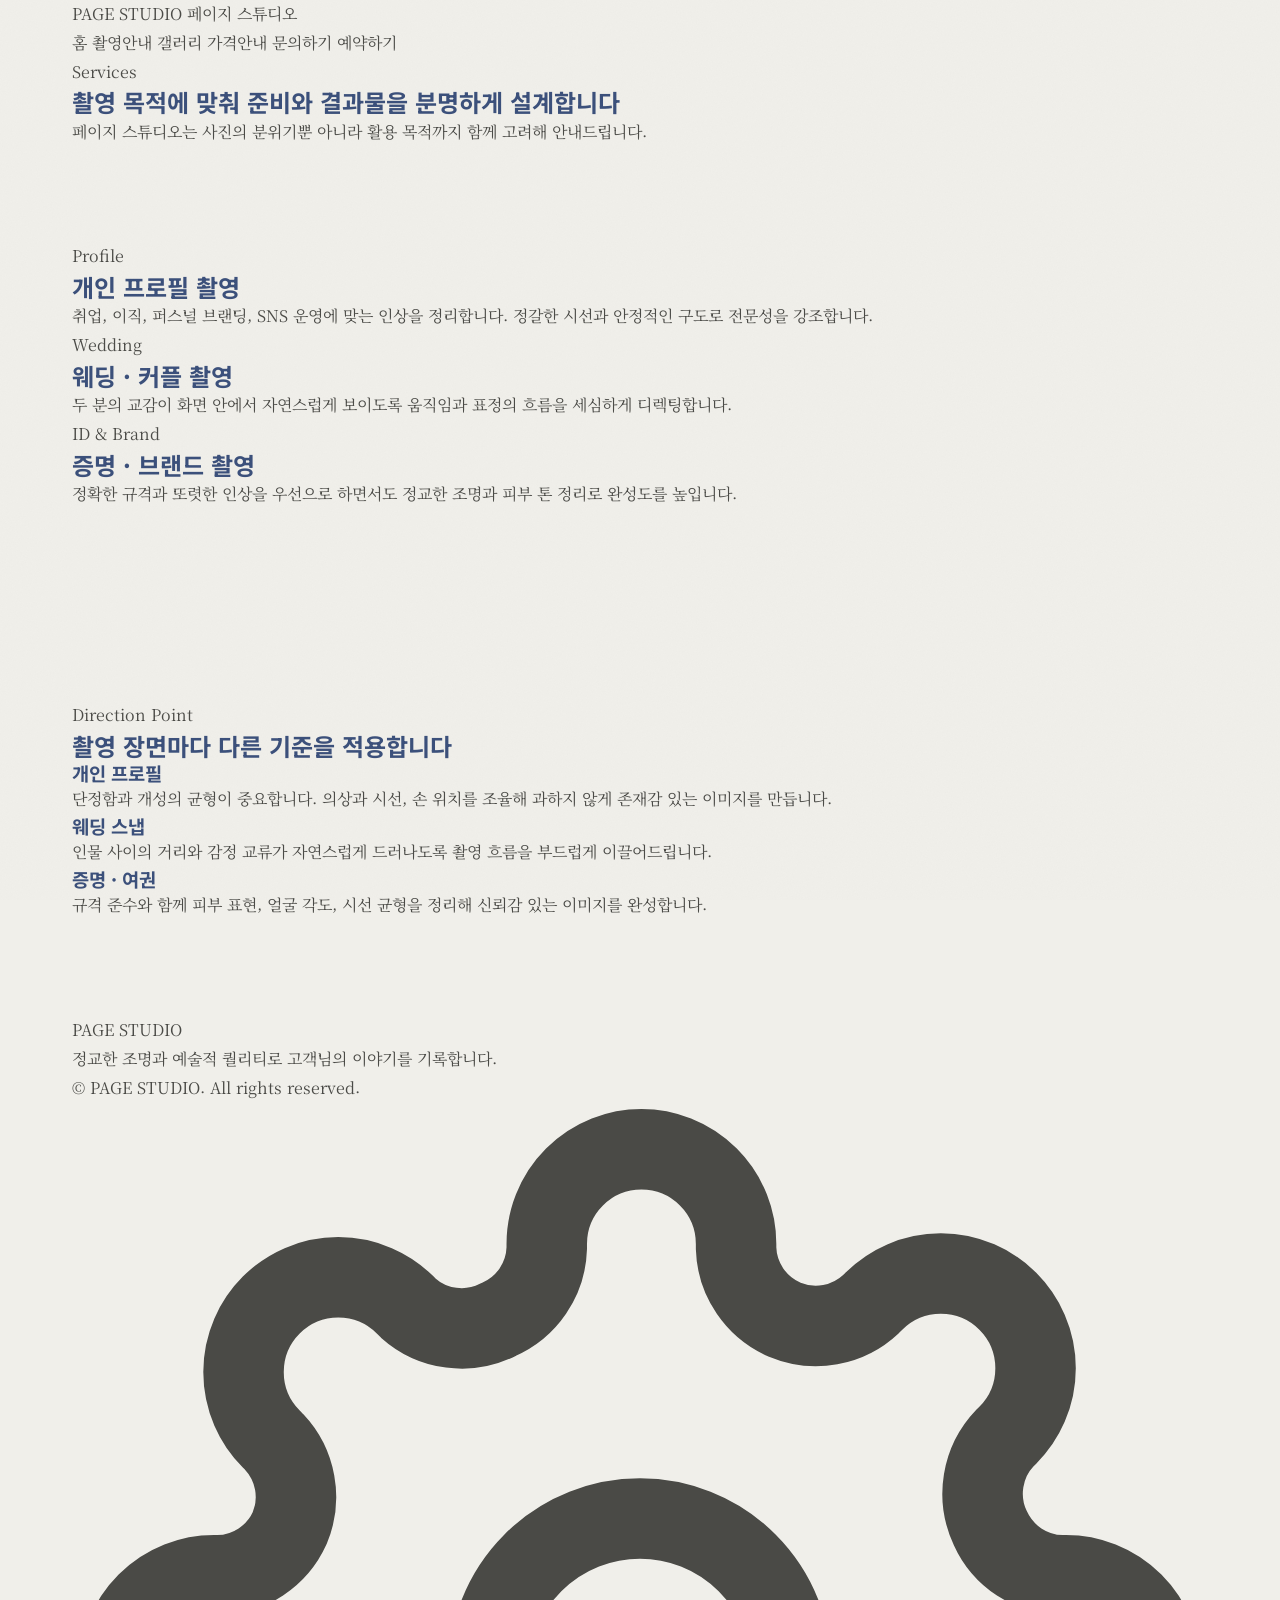
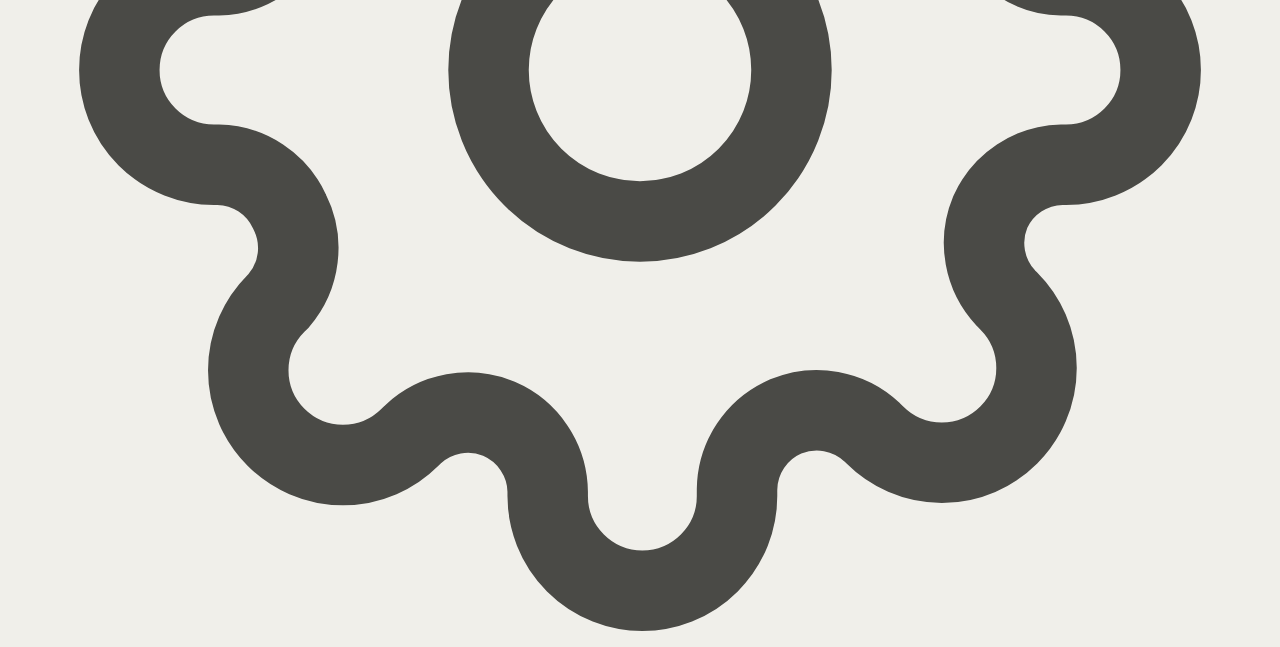
<file: services.html>
<!DOCTYPE html>
<html lang="ko">
<head>
  <meta charset="UTF-8">
  <meta name="viewport" content="width=device-width, initial-scale=1.0">
  <title>촬영안내 | PAGE STUDIO</title>
  <meta name="description" content="페이지 스튜디오의 촬영안내 페이지입니다. 촬영 목적과 결과물 방향을 확인하실 수 있습니다.">
  <link rel="preconnect" href="https://fonts.googleapis.com">
  <link rel="preconnect" href="https://fonts.gstatic.com" crossorigin>
  <link href="https://fonts.googleapis.com/css2?family=Noto+Sans+KR:wght@400;500;700;800&family=Noto+Serif+KR:wght@400;500;600&display=swap" rel="stylesheet">
  <link rel="stylesheet" href="css/style.css">
  <link rel="stylesheet" href="css/components.css">
</head>
<body>
  <div class="page-shell">
    <header class="site-header">
      <div class="container nav-wrap">
        <a class="brand" href="index.html" aria-label="PAGE STUDIO 홈">
          <span class="brand__en">PAGE STUDIO</span>
          <span class="brand__ko">페이지 스튜디오</span>
        </a>
        <button class="menu-toggle" type="button" aria-expanded="false" aria-controls="site-menu" aria-label="메뉴 열기">
          <span></span>
          <span></span>
        </button>
        <nav class="site-nav" id="site-menu" aria-label="주 메뉴">
          <a href="index.html">홈</a>
          <a href="services.html">촬영안내</a>
          <a href="gallery.html">갤러리</a>
          <a href="price.html">가격안내</a>
          <a href="inquiry.html">문의하기</a>
          <a href="reservation.html">예약하기</a>
        </nav>
      </div>
    </header>

    <main>
      <section class="page-hero">
        <div class="container">
          <p class="eyebrow">Services</p>
          <h1 data-edit="services.heroTitle" data-mode="html">촬영 목적에 맞춰 준비와 결과물을 분명하게 설계합니다</h1>
          <p data-edit="services.heroLead" data-mode="html">페이지 스튜디오는 사진의 분위기뿐 아니라 활용 목적까지 함께 고려해 안내드립니다.</p>
        </div>
      </section>

      <section class="section">
        <div class="container">
          <div class="feature-grid">
            <article class="feature-card reveal">
              <div class="feature-card__visual feature-card__visual--profile" data-bg-image="services.photo1"></div>
              <div class="feature-card__body">
                <p class="eyebrow">Profile</p>
                <h2 data-edit="services.card1Title">개인 프로필 촬영</h2>
                <p data-edit="services.card1Body" data-mode="html">취업, 이직, 퍼스널 브랜딩, SNS 운영에 맞는 인상을 정리합니다. 정갈한 시선과 안정적인 구도로 전문성을 강조합니다.</p>
              </div>
            </article>
            <article class="feature-card reveal reveal--delay">
              <div class="feature-card__visual feature-card__visual--wedding" data-bg-image="services.photo2"></div>
              <div class="feature-card__body">
                <p class="eyebrow">Wedding</p>
                <h2 data-edit="services.card2Title">웨딩 · 커플 촬영</h2>
                <p data-edit="services.card2Body" data-mode="html">두 분의 교감이 화면 안에서 자연스럽게 보이도록 움직임과 표정의 흐름을 세심하게 디렉팅합니다.</p>
              </div>
            </article>
            <article class="feature-card reveal reveal--delay-2">
              <div class="feature-card__visual feature-card__visual--id" data-bg-image="services.photo3"></div>
              <div class="feature-card__body">
                <p class="eyebrow">ID & Brand</p>
                <h2 data-edit="services.card3Title">증명 · 브랜드 촬영</h2>
                <p data-edit="services.card3Body" data-mode="html">정확한 규격과 또렷한 인상을 우선으로 하면서도 정교한 조명과 피부 톤 정리로 완성도를 높입니다.</p>
              </div>
            </article>
          </div>
        </div>
      </section>

      <section class="section section--soft">
        <div class="container">
          <div class="section-heading reveal">
            <p class="eyebrow">Direction Point</p>
            <h2>촬영 장면마다 다른 기준을 적용합니다</h2>
          </div>
          <div class="detail-grid">
            <article class="detail-card reveal">
              <h3 data-edit="services.detail1Title">개인 프로필</h3>
              <p data-edit="services.detail1Body" data-mode="html">단정함과 개성의 균형이 중요합니다. 의상과 시선, 손 위치를 조율해 과하지 않게 존재감 있는 이미지를 만듭니다.</p>
            </article>
            <article class="detail-card reveal reveal--delay">
              <h3 data-edit="services.detail2Title">웨딩 스냅</h3>
              <p data-edit="services.detail2Body" data-mode="html">인물 사이의 거리와 감정 교류가 자연스럽게 드러나도록 촬영 흐름을 부드럽게 이끌어드립니다.</p>
            </article>
            <article class="detail-card reveal reveal--delay-2">
              <h3 data-edit="services.detail3Title">증명 · 여권</h3>
              <p data-edit="services.detail3Body" data-mode="html">규격 준수와 함께 피부 표현, 얼굴 각도, 시선 균형을 정리해 신뢰감 있는 이미지를 완성합니다.</p>
            </article>
          </div>
        </div>
      </section>
    </main>

    <footer class="site-footer">
      <div class="container footer-wrap">
        <div>
          <p class="site-footer__brand">PAGE STUDIO</p>
          <p class="site-footer__text" data-edit="global.footerText" data-mode="html">정교한 조명과 예술적 퀄리티로 고객님의 이야기를 기록합니다.</p>
        </div>
        <p class="site-footer__copy">© <span id="year"></span> PAGE STUDIO. All rights reserved.</p>
      </div>
    </footer>
  </div>
  <script src="js/content-manager.js"></script>
  <script src="js/main.js"></script>
</body>
</html>
</file>
<file: css/style.css>
/* ============================================================
   PAGE STUDIO — style.css
   역할: CSS 변수 정의, 리셋, 기본 레이아웃,
         네비게이션, 푸터, 공통 유틸리티, 타이포그래피
   ============================================================ */

/* Google Fonts */
@import url('https://fonts.googleapis.com/css2?family=Noto+Sans+KR:wght@300;400;500;700&family=Noto+Serif+KR:wght@300;400;600&family=Playfair+Display:ital,wght@0,400;0,600;1,400&display=swap');

/* ─── CSS 변수 ─────────────────────────────────────────────── */
:root {
  /* 브랜드 컬러 */
  --color-bg:          #F0EFEA;   /* Cloud Dancer - 기본 배경 70% */
  --color-white:       #FFFFFF;   /* Pure White */
  --color-accent:      #F7D8C8;   /* Apricot Light - 따뜻한 포인트 20% */
  --color-accent-dark: #EAC9B7;   /* Peach Dust - Accent 음영 */
  --color-blue:        #9BAEC5;   /* Grayish Blue - 전문성 보조 5% */
  --color-blue-light:  #C8DCEB;   /* Ice Melt - 차분한 블루 보조 */
  --color-blue-mid:    #84B7D4;   /* Baltic Sea */
  --color-primary:     #3A4F7A;   /* Indigo Blue - 로고/타이틀/핵심 5% */
  --color-primary-mid: #506C86;   /* Blue Fusion - 중간 포인트 */

  /* 텍스트 */
  --text-primary: #3A4F7A;
  --text-body:    #4A4A46;   /* 진한 웜그레이 */
  --text-muted:   #8A8A82;   /* 연한 웜그레이 */

  /* 타이포그래피 */
  --font-sans:  'Noto Sans KR', sans-serif;
  --font-serif: 'Noto Serif KR', serif;
  --font-en:    'Playfair Display', serif;

  /* 간격 */
  --space-section: 96px;
  --space-gap:     48px;
  --radius:        4px;

  /* 트랜지션 */
  --transition: 0.3s ease;
  --transition-slow: 0.6s ease;
}

/* ─── 리셋 ──────────────────────────────────────────────────── */
*, *::before, *::after {
  box-sizing: border-box;
  margin: 0;
  padding: 0;
}

html {
  font-size: 16px;
  scroll-behavior: smooth;
  -webkit-text-size-adjust: 100%;
}

body {
  font-family: var(--font-serif);
  font-size: 1rem;
  line-height: 1.8;
  color: var(--text-body);
  background-color: var(--color-bg);
  position: relative;
  overflow-x: hidden;
}

/* 종이/린넨 질감 오버레이 */
body::before {
  content: '';
  position: fixed;
  inset: 0;
  background-image: url("data:image/svg+xml,%3Csvg xmlns='http://www.w3.org/2000/svg' width='300' height='300'%3E%3Cfilter id='n'%3E%3CfeTurbulence type='fractalNoise' baseFrequency='0.8' numOctaves='4' stitchTiles='stitch'/%3E%3CfeColorMatrix type='saturate' values='0'/%3E%3C/filter%3E%3Crect width='300' height='300' filter='url(%23n)' opacity='1'/%3E%3C/svg%3E");
  opacity: 0.028;
  pointer-events: none;
  z-index: 9998;
}

img {
  max-width: 100%;
  height: auto;
  display: block;
}

a {
  color: inherit;
  text-decoration: none;
}

ul, ol {
  list-style: none;
}

button {
  cursor: pointer;
  border: none;
  background: none;
  font-family: inherit;
}

input, textarea, select {
  font-family: inherit;
  font-size: inherit;
  outline: none;
}

/* ─── 레이아웃 ──────────────────────────────────────────────── */
.container {
  width: 100%;
  max-width: 1200px;
  margin: 0 auto;
  padding: 0 32px;
}

.section {
  padding: var(--space-section) 0;
}

.section--white   { background-color: var(--color-white); }
.section--bg      { background-color: var(--color-bg); }
.section--accent  { background-color: rgba(247, 216, 200, 0.18); }
.section--primary { background-color: var(--color-primary); }

/* ─── 타이포그래피 ──────────────────────────────────────────── */
h1, h2, h3, h4, h5 {
  font-family: var(--font-sans);
  color: var(--text-primary);
  line-height: 1.3;
}

.section-eyebrow {
  display: block;
  font-family: var(--font-sans);
  font-size: 0.6875rem;
  font-weight: 500;
  letter-spacing: 0.22em;
  text-transform: uppercase;
  color: var(--color-blue);
  margin-bottom: 14px;
}

.section-title {
  font-family: var(--font-sans);
  font-size: clamp(1.625rem, 3.5vw, 2.375rem);
  font-weight: 700;
  color: var(--text-primary);
  margin-bottom: 20px;
  line-height: 1.25;
}

.section-title--white {
  color: var(--color-white);
}

.section-desc {
  font-family: var(--font-serif);
  font-size: 1rem;
  color: var(--text-muted);
  line-height: 1.9;
  max-width: 520px;
}

.section-desc--white {
  color: rgba(255, 255, 255, 0.7);
}

/* ─── 버튼 ──────────────────────────────────────────────────── */
.btn {
  display: inline-flex;
  align-items: center;
  justify-content: center;
  gap: 8px;
  padding: 14px 36px;
  border-radius: var(--radius);
  font-family: var(--font-sans);
  font-size: 0.9375rem;
  font-weight: 500;
  letter-spacing: 0.03em;
  transition: background-color var(--transition),
              color var(--transition),
              border-color var(--transition),
              transform var(--transition),
              box-shadow var(--transition);
  white-space: nowrap;
  cursor: pointer;
  border: 1.5px solid transparent;
}

.btn:active { transform: translateY(1px) !important; }

.btn--primary {
  background-color: var(--color-primary);
  color: var(--color-white);
  border-color: var(--color-primary);
}
.btn--primary:hover {
  background-color: var(--color-primary-mid);
  border-color: var(--color-primary-mid);
  transform: translateY(-2px);
  box-shadow: 0 6px 20px rgba(58, 79, 122, 0.25);
}

.btn--outline {
  background-color: transparent;
  color: var(--color-primary);
  border-color: var(--color-primary);
}
.btn--outline:hover {
  background-color: var(--color-primary);
  color: var(--color-white);
  transform: translateY(-2px);
}

.btn--white {
  background-color: var(--color-white);
  color: var(--color-primary);
  border-color: var(--color-white);
}
.btn--white:hover {
  background-color: var(--color-accent);
  border-color: var(--color-accent);
  transform: translateY(-2px);
}

.btn--ghost {
  background-color: rgba(255,255,255,0.12);
  color: var(--color-white);
  border-color: rgba(255,255,255,0.35);
}
.btn--ghost:hover {
  background-color: rgba(255,255,255,0.22);
  transform: translateY(-2px);
}

.btn--sm {
  padding: 9px 22px;
  font-size: 0.875rem;
}

.btn--xs {
  padding: 6px 14px;
  font-size: 0.8125rem;
}

/* ─── 스크롤 페이드인 ───────────────────────────────────────── */
.fade-in {
  opacity: 0;
  transform: translateY(28px);
  transition: opacity 0.75s ease, transform 0.75s ease;
}
.fade-in.visible {
  opacity: 1;
  transform: translateY(0);
}

.fade-in--up    { transform: translateY(28px); }
.fade-in--left  { transform: translateX(-28px); }
.fade-in--right { transform: translateX(28px); }

.fade-in--left.visible,
.fade-in--right.visible { transform: translateX(0); }

.delay-1 { transition-delay: 0.1s; }
.delay-2 { transition-delay: 0.2s; }
.delay-3 { transition-delay: 0.3s; }
.delay-4 { transition-delay: 0.4s; }
.delay-5 { transition-delay: 0.5s; }

/* ─── 네비게이션 ────────────────────────────────────────────── */
.nav {
  position: fixed;
  top: 0;
  left: 0;
  right: 0;
  z-index: 500;
  transition: background-color var(--transition),
              box-shadow var(--transition);
}

.nav.scrolled {
  background-color: rgba(255, 255, 255, 0.95);
  backdrop-filter: blur(12px);
  -webkit-backdrop-filter: blur(12px);
  box-shadow: 0 1px 0 rgba(58, 79, 122, 0.07);
}

.nav__inner {
  display: flex;
  align-items: center;
  justify-content: space-between;
  height: 72px;
  max-width: 1200px;
  margin: 0 auto;
  padding: 0 32px;
}

/* 로고 */
.nav__logo {
  display: flex;
  flex-direction: column;
  line-height: 1;
  gap: 4px;
  text-decoration: none;
}

.nav__logo-en {
  font-family: var(--font-en);
  font-size: 1.25rem;
  font-weight: 600;
  letter-spacing: 0.28em;
  color: var(--color-primary);
  line-height: 1;
}

.nav__logo-ko {
  font-family: var(--font-sans);
  font-size: 0.5625rem;
  font-weight: 400;
  letter-spacing: 0.18em;
  color: var(--text-muted);
  line-height: 1;
}

/* 메뉴 */
.nav__menu {
  display: flex;
  align-items: center;
  gap: 40px;
}

.nav__link {
  font-family: var(--font-sans);
  font-size: 0.9375rem;
  font-weight: 400;
  color: var(--text-body);
  transition: color var(--transition);
  position: relative;
  padding-bottom: 2px;
}

.nav__link::after {
  content: '';
  position: absolute;
  bottom: -2px;
  left: 0;
  width: 0;
  height: 1px;
  background-color: var(--color-primary);
  transition: width var(--transition);
}

.nav__link:hover,
.nav__link.active {
  color: var(--color-primary);
}

.nav__link:hover::after,
.nav__link.active::after {
  width: 100%;
}

/* 햄버거 버튼 */
.nav__hamburger {
  display: none;
  flex-direction: column;
  justify-content: center;
  gap: 5px;
  width: 40px;
  height: 40px;
  padding: 8px;
  cursor: pointer;
  background: none;
  border: none;
}

.nav__hamburger span {
  display: block;
  width: 22px;
  height: 1.5px;
  background-color: var(--text-body);
  border-radius: 2px;
  transition: all var(--transition);
  transform-origin: center;
}

.nav__hamburger.open span:nth-child(1) {
  transform: translateY(6.5px) rotate(45deg);
}
.nav__hamburger.open span:nth-child(2) {
  opacity: 0;
  transform: scaleX(0);
}
.nav__hamburger.open span:nth-child(3) {
  transform: translateY(-6.5px) rotate(-45deg);
}

/* 모바일 드로어 */
.nav__drawer {
  position: fixed;
  inset: 72px 0 0 0;
  background-color: rgba(240, 239, 234, 0.97);
  backdrop-filter: blur(16px);
  -webkit-backdrop-filter: blur(16px);
  z-index: 499;
  display: flex;
  flex-direction: column;
  align-items: center;
  justify-content: center;
  gap: 36px;
  opacity: 0;
  visibility: hidden;
  transition: opacity var(--transition), visibility var(--transition);
}

.nav__drawer.open {
  opacity: 1;
  visibility: visible;
}

.nav__drawer .nav__link {
  font-size: 1.25rem;
  font-weight: 500;
  letter-spacing: 0.04em;
}

/* ─── 페이지 헤더 ───────────────────────────────────────────── */
.page-header {
  padding-top: 148px;
  padding-bottom: 72px;
  background-color: var(--color-white);
  text-align: center;
  border-bottom: 1px solid rgba(234, 201, 183, 0.4);
}

.page-header__label {
  display: block;
  font-family: var(--font-sans);
  font-size: 0.6875rem;
  font-weight: 500;
  letter-spacing: 0.22em;
  text-transform: uppercase;
  color: var(--color-blue);
  margin-bottom: 14px;
}

.page-header__title {
  font-family: var(--font-sans);
  font-size: clamp(2rem, 4.5vw, 3.25rem);
  font-weight: 700;
  color: var(--text-primary);
  margin-bottom: 18px;
}

.page-header__desc {
  font-family: var(--font-serif);
  font-size: 1rem;
  color: var(--text-muted);
  line-height: 1.9;
}

/* ─── 푸터 ──────────────────────────────────────────────────── */
.footer {
  background-color: var(--color-primary);
  color: rgba(255, 255, 255, 0.8);
  padding: 72px 0 0;
}

.footer__inner {
  max-width: 1200px;
  margin: 0 auto;
  padding: 0 32px;
  display: grid;
  grid-template-columns: 1.4fr 1fr 1fr;
  gap: var(--space-gap);
}

.footer__brand-en {
  display: block;
  font-family: var(--font-en);
  font-size: 1.375rem;
  font-weight: 600;
  letter-spacing: 0.28em;
  color: var(--color-white);
  margin-bottom: 5px;
  line-height: 1;
}

.footer__brand-ko {
  display: block;
  font-family: var(--font-sans);
  font-size: 0.625rem;
  letter-spacing: 0.16em;
  color: rgba(255, 255, 255, 0.45);
  margin-bottom: 20px;
}

.footer__mission {
  font-family: var(--font-serif);
  font-size: 0.875rem;
  line-height: 1.8;
  color: rgba(255, 255, 255, 0.6);
  max-width: 280px;
}

.footer__col-title {
  font-family: var(--font-sans);
  font-size: 0.6875rem;
  font-weight: 500;
  letter-spacing: 0.18em;
  text-transform: uppercase;
  color: rgba(255, 255, 255, 0.45);
  margin-bottom: 18px;
}

.footer__info-line {
  display: flex;
  gap: 10px;
  align-items: flex-start;
  font-family: var(--font-sans);
  font-size: 0.875rem;
  color: rgba(255, 255, 255, 0.7);
  line-height: 1.7;
  margin-bottom: 10px;
}

.footer__info-line svg {
  flex-shrink: 0;
  margin-top: 3px;
  opacity: 0.6;
}

.footer__social {
  display: flex;
  flex-direction: column;
  gap: 10px;
}

.footer__social-link {
  display: inline-flex;
  align-items: center;
  gap: 10px;
  font-family: var(--font-sans);
  font-size: 0.875rem;
  color: rgba(255, 255, 255, 0.7);
  transition: color var(--transition);
  padding: 4px 0;
}

.footer__social-link:hover {
  color: var(--color-accent);
}

.footer__bottom {
  margin-top: 56px;
  padding: 24px 32px;
  max-width: none;
  border-top: 1px solid rgba(255, 255, 255, 0.1);
  display: flex;
  align-items: center;
  justify-content: space-between;
  flex-wrap: wrap;
  gap: 12px;
}

.footer__slogan {
  font-family: var(--font-serif);
  font-size: 0.9375rem;
  font-style: italic;
  color: rgba(255, 255, 255, 0.5);
}

.footer__copy {
  font-family: var(--font-sans);
  font-size: 0.75rem;
  color: rgba(255, 255, 255, 0.35);
}

.footer__admin-link {
  font-family: var(--font-sans);
  font-size: 0.7rem;
  color: rgba(255, 255, 255, 0.2);
  text-decoration: none;
  letter-spacing: 0.05em;
  transition: color 0.2s;
}
.footer__admin-link:hover { color: rgba(255, 255, 255, 0.5); }

/* ─── 구분선 ────────────────────────────────────────────────── */
.divider {
  width: 40px;
  height: 1px;
  background-color: var(--color-accent-dark);
  margin: 24px 0;
}

.divider--center { margin: 24px auto; }

/* ─── 반응형 ────────────────────────────────────────────────── */
@media (max-width: 960px) {
  .footer__inner {
    grid-template-columns: 1fr 1fr;
  }
}

@media (max-width: 768px) {
  :root {
    --space-section: 64px;
    --space-gap:     28px;
  }

  .container {
    padding: 0 20px;
  }

  .nav__menu {
    display: none;
  }

  .nav__hamburger {
    display: flex;
  }

  .nav__inner {
    padding: 0 20px;
  }

  .page-header {
    padding-top: 120px;
    padding-bottom: 52px;
  }

  .footer__inner {
    grid-template-columns: 1fr;
    padding: 0 20px;
  }

  .footer__bottom {
    flex-direction: column;
    align-items: flex-start;
    padding: 24px 20px;
  }

  .btn {
    padding: 13px 28px;
  }
}
</file>
<file: css/components.css>
/* ============================================================
   PAGE STUDIO — components.css
   역할: 컴포넌트별 스타일
         히어로, 서비스카드, 갤러리, 라이트박스,
         가격카드, 폼, 아코디언, 관리자 패널
   ============================================================ */

/* ─── 히어로 섹션 ───────────────────────────────────────────── */
.hero {
  position: relative;
  min-height: 100svh;
  display: flex;
  flex-direction: column;
  align-items: center;
  justify-content: center;
  text-align: center;
  background-color: var(--color-bg);
  overflow: hidden;
  padding: 120px 20px 80px;
}

/* 배경 이미지가 있을 경우 */
.hero--with-image {
  background-size: cover;
  background-position: center;
}

.hero--with-image::after {
  content: '';
  position: absolute;
  inset: 0;
  background: linear-gradient(
    to bottom,
    rgba(240, 239, 234, 0.6) 0%,
    rgba(240, 239, 234, 0.4) 50%,
    rgba(240, 239, 234, 0.75) 100%
  );
}

.hero__content {
  position: relative;
  z-index: 1;
  max-width: 720px;
}

.hero__brand {
  font-family: var(--font-en);
  font-size: clamp(2.25rem, 6vw, 4.5rem);
  font-weight: 600;
  letter-spacing: 0.35em;
  color: var(--color-primary);
  display: block;
  margin-bottom: 8px;
  line-height: 1;
}

.hero__brand-ko {
  font-family: var(--font-sans);
  font-size: clamp(0.625rem, 1.5vw, 0.8125rem);
  font-weight: 400;
  letter-spacing: 0.35em;
  color: var(--text-muted);
  display: block;
  margin-bottom: 36px;
}

.hero__slogan {
  font-family: var(--font-serif);
  font-size: clamp(1.0625rem, 2.5vw, 1.4375rem);
  font-weight: 300;
  color: var(--text-body);
  line-height: 1.7;
  margin-bottom: 48px;
  letter-spacing: 0.02em;
}

.hero__cta {
  display: flex;
  gap: 16px;
  align-items: center;
  justify-content: center;
  flex-wrap: wrap;
}

/* 스크롤 유도 화살표 */
.hero__scroll {
  position: absolute;
  bottom: 40px;
  left: 50%;
  transform: translateX(-50%);
  display: flex;
  flex-direction: column;
  align-items: center;
  gap: 8px;
  cursor: pointer;
  opacity: 0.55;
  transition: opacity var(--transition);
}
.hero__scroll:hover { opacity: 1; }

.hero__scroll-text {
  font-family: var(--font-sans);
  font-size: 0.625rem;
  letter-spacing: 0.2em;
  text-transform: uppercase;
  color: var(--text-muted);
}

.hero__scroll-arrow {
  width: 20px;
  height: 20px;
  animation: scrollBounce 1.8s ease infinite;
}

@keyframes scrollBounce {
  0%, 100% { transform: translateY(0); }
  50%       { transform: translateY(6px); }
}

/* 배경 장식 원형 */
.hero::before {
  content: '';
  position: absolute;
  top: -180px;
  right: -180px;
  width: 520px;
  height: 520px;
  border-radius: 50%;
  background: radial-gradient(circle, rgba(247,216,200,0.35) 0%, transparent 70%);
  pointer-events: none;
}

/* ─── 스튜디오 소개 섹션 ─────────────────────────────────────── */
.about__grid {
  display: grid;
  grid-template-columns: 1fr 1fr;
  gap: 72px;
  align-items: center;
}

.about__image-wrap {
  position: relative;
  aspect-ratio: 4 / 5;
  background-color: var(--color-accent);
  border-radius: var(--radius);
  overflow: hidden;
}

.about__image-wrap img {
  width: 100%;
  height: 100%;
  object-fit: cover;
}

/* 이미지 없을 때 플레이스홀더 */
.about__image-placeholder {
  width: 100%;
  height: 100%;
  display: flex;
  flex-direction: column;
  align-items: center;
  justify-content: center;
  gap: 12px;
  color: var(--text-muted);
}

.about__image-placeholder svg {
  opacity: 0.4;
}

.about__image-placeholder span {
  font-family: var(--font-sans);
  font-size: 0.75rem;
  letter-spacing: 0.1em;
  opacity: 0.5;
}

/* 장식 요소 */
.about__image-wrap::before {
  content: '';
  position: absolute;
  inset: -12px -12px auto auto;
  width: 80px;
  height: 80px;
  border-top: 1.5px solid var(--color-accent-dark);
  border-right: 1.5px solid var(--color-accent-dark);
  z-index: 1;
}

.about__text {
  padding-right: 16px;
}

.about__paragraph {
  font-family: var(--font-serif);
  font-size: 1rem;
  line-height: 1.95;
  color: var(--text-body);
  margin-bottom: 20px;
}

.about__paragraph:last-of-type { margin-bottom: 0; }

/* ─── 서비스 카드 섹션 ───────────────────────────────────────── */
.services__header {
  text-align: center;
  margin-bottom: 56px;
}

.services__header .section-desc {
  margin: 0 auto;
}

.services__grid {
  display: grid;
  grid-template-columns: repeat(3, 1fr);
  gap: 24px;
}

.service-card {
  background-color: var(--color-white);
  border: 1px solid var(--color-accent-dark);
  border-radius: var(--radius);
  padding: 36px 28px;
  transition: border-color var(--transition),
              transform var(--transition),
              box-shadow var(--transition);
}

.service-card:hover {
  border-color: var(--color-blue);
  transform: translateY(-4px);
  box-shadow: 0 12px 32px rgba(155, 174, 197, 0.2);
}

.service-card__icon {
  width: 48px;
  height: 48px;
  margin-bottom: 20px;
  color: var(--color-primary);
}

.service-card__name {
  font-family: var(--font-sans);
  font-size: 1.0625rem;
  font-weight: 700;
  color: var(--text-primary);
  margin-bottom: 10px;
  line-height: 1.3;
}

.service-card__desc {
  font-family: var(--font-serif);
  font-size: 0.9rem;
  color: var(--text-muted);
  line-height: 1.75;
}

.service-card__price {
  display: inline-block;
  margin-top: 16px;
  font-family: var(--font-sans);
  font-size: 0.8125rem;
  font-weight: 500;
  color: var(--color-primary-mid);
  letter-spacing: 0.02em;
}

/* ─── 갤러리 섹션 ───────────────────────────────────────────── */
.gallery {
  background-color: var(--color-primary);
  padding: var(--space-section) 0;
}

.gallery__header {
  text-align: center;
  margin-bottom: 52px;
}

.gallery__header .section-eyebrow {
  color: rgba(200, 220, 235, 0.7);
}

.gallery__title {
  font-family: var(--font-en);
  font-size: clamp(2rem, 4vw, 3.25rem);
  font-weight: 400;
  color: var(--color-white);
  letter-spacing: 0.08em;
  font-style: italic;
}

/* Masonry 그리드 */
.gallery__grid {
  columns: 3;
  column-gap: 16px;
  padding: 0 32px;
  max-width: 1200px;
  margin: 0 auto;
}

.gallery__item {
  break-inside: avoid;
  margin-bottom: 16px;
  position: relative;
  overflow: hidden;
  cursor: pointer;
  border-radius: var(--radius);
}

.gallery__item img {
  width: 100%;
  height: auto;
  display: block;
  transition: transform 0.5s ease;
}

.gallery__item:hover img {
  transform: scale(1.04);
}

.gallery__item-overlay {
  position: absolute;
  inset: 0;
  background: rgba(58, 79, 122, 0);
  transition: background var(--transition);
  display: flex;
  align-items: center;
  justify-content: center;
}

.gallery__item:hover .gallery__item-overlay {
  background: rgba(58, 79, 122, 0.3);
}

.gallery__item-overlay svg {
  color: var(--color-white);
  opacity: 0;
  transform: scale(0.7);
  transition: opacity var(--transition), transform var(--transition);
}

.gallery__item:hover .gallery__item-overlay svg {
  opacity: 1;
  transform: scale(1);
}

/* 플레이스홀더 (이미지 없을 때) */
.gallery__placeholder {
  aspect-ratio: 2/3;
  background-color: rgba(255, 255, 255, 0.06);
  border: 1px dashed rgba(255, 255, 255, 0.15);
  border-radius: var(--radius);
  display: flex;
  align-items: center;
  justify-content: center;
  color: rgba(255, 255, 255, 0.3);
  margin-bottom: 16px;
  break-inside: avoid;
}

.gallery__placeholder:nth-child(3n+2) { aspect-ratio: 2/2.5; }
.gallery__placeholder:nth-child(3n+3) { aspect-ratio: 2/3.5; }

/* ─── 라이트박스 ────────────────────────────────────────────── */
.lightbox {
  position: fixed;
  inset: 0;
  background-color: rgba(20, 28, 46, 0.94);
  z-index: 1000;
  display: flex;
  align-items: center;
  justify-content: center;
  opacity: 0;
  visibility: hidden;
  transition: opacity 0.3s ease, visibility 0.3s ease;
  padding: 24px;
}

.lightbox.active {
  opacity: 1;
  visibility: visible;
}

.lightbox__img {
  max-width: 90vw;
  max-height: 88vh;
  object-fit: contain;
  border-radius: var(--radius);
  box-shadow: 0 40px 80px rgba(0, 0, 0, 0.5);
}

.lightbox__close {
  position: absolute;
  top: 20px;
  right: 20px;
  width: 44px;
  height: 44px;
  display: flex;
  align-items: center;
  justify-content: center;
  color: rgba(255, 255, 255, 0.75);
  transition: color var(--transition), transform var(--transition);
  cursor: pointer;
  background: rgba(255,255,255,0.08);
  border-radius: 50%;
  border: none;
}
.lightbox__close:hover {
  color: var(--color-white);
  transform: rotate(90deg);
}

.lightbox__nav {
  position: absolute;
  top: 50%;
  transform: translateY(-50%);
  width: 48px;
  height: 48px;
  display: flex;
  align-items: center;
  justify-content: center;
  color: rgba(255, 255, 255, 0.7);
  background: rgba(255, 255, 255, 0.1);
  border: none;
  border-radius: 50%;
  cursor: pointer;
  transition: all var(--transition);
}
.lightbox__nav:hover {
  background: rgba(255, 255, 255, 0.2);
  color: var(--color-white);
}

.lightbox__nav--prev { left: 20px; }
.lightbox__nav--next { right: 20px; }

.lightbox__counter {
  position: absolute;
  bottom: 20px;
  left: 50%;
  transform: translateX(-50%);
  font-family: var(--font-sans);
  font-size: 0.75rem;
  color: rgba(255, 255, 255, 0.5);
  letter-spacing: 0.1em;
}

/* ─── 오시는 길 섹션 ────────────────────────────────────────── */
.map-section {
  background-color: var(--color-bg);
}

.map-section__grid {
  display: grid;
  grid-template-columns: 1fr 420px;
  gap: 56px;
  align-items: stretch;
}

.map-section__embed {
  border-radius: var(--radius);
  overflow: hidden;
  min-height: 360px;
  background-color: var(--color-accent);
  position: relative;
}

.map-section__embed iframe {
  width: 100%;
  height: 100%;
  border: none;
  min-height: 360px;
}

.map-section__info {
  display: flex;
  flex-direction: column;
  justify-content: center;
  gap: 28px;
}

.map-info-item {
  display: flex;
  gap: 16px;
  align-items: flex-start;
}

.map-info-item__icon {
  width: 40px;
  height: 40px;
  border-radius: 50%;
  background-color: rgba(247, 216, 200, 0.4);
  display: flex;
  align-items: center;
  justify-content: center;
  flex-shrink: 0;
  color: var(--color-primary);
}

.map-info-item__label {
  display: block;
  font-family: var(--font-sans);
  font-size: 0.6875rem;
  font-weight: 500;
  letter-spacing: 0.15em;
  text-transform: uppercase;
  color: var(--color-blue);
  margin-bottom: 5px;
}

.map-info-item__text {
  font-family: var(--font-sans);
  font-size: 0.9375rem;
  color: var(--text-body);
  line-height: 1.65;
}

/* ─── 가격 카드 ─────────────────────────────────────────────── */
.prices__grid {
  display: grid;
  grid-template-columns: repeat(3, 1fr);
  gap: 24px;
}

.price-card {
  background-color: var(--color-white);
  border: 1px solid var(--color-accent-dark);
  border-radius: var(--radius);
  padding: 36px 28px;
  display: flex;
  flex-direction: column;
  transition: transform var(--transition), box-shadow var(--transition), border-color var(--transition);
  position: relative;
  overflow: hidden;
}

.price-card:hover {
  transform: translateY(-4px);
  box-shadow: 0 16px 40px rgba(58, 79, 122, 0.12);
}

.price-card--featured {
  border-color: var(--color-primary);
  border-width: 1.5px;
}

.price-card--featured::before {
  content: '인기';
  position: absolute;
  top: 16px;
  right: 16px;
  font-family: var(--font-sans);
  font-size: 0.625rem;
  font-weight: 700;
  letter-spacing: 0.1em;
  color: var(--color-white);
  background-color: var(--color-primary);
  padding: 4px 10px;
  border-radius: 20px;
}

.price-card__name {
  font-family: var(--font-sans);
  font-size: 1.0625rem;
  font-weight: 700;
  color: var(--text-primary);
  margin-bottom: 16px;
  padding-right: 48px;
  line-height: 1.3;
}

.price-card__price-wrap {
  margin-bottom: 20px;
  padding-bottom: 20px;
  border-bottom: 1px solid rgba(234, 201, 183, 0.5);
}

.price-card__price {
  font-family: var(--font-en);
  font-size: 2.25rem;
  font-weight: 600;
  color: var(--color-primary);
  line-height: 1;
  display: flex;
  align-items: baseline;
  gap: 2px;
}

.price-card__price-unit {
  font-family: var(--font-sans);
  font-size: 0.875rem;
  font-weight: 400;
  color: var(--text-muted);
  margin-left: 4px;
}

.price-card__meta {
  display: flex;
  flex-wrap: wrap;
  gap: 8px;
  margin-top: 10px;
}

.price-card__tag {
  font-family: var(--font-sans);
  font-size: 0.75rem;
  color: var(--color-primary-mid);
  background-color: rgba(200, 220, 235, 0.25);
  padding: 3px 10px;
  border-radius: 20px;
  white-space: nowrap;
}

.price-card__includes {
  flex: 1;
  display: flex;
  flex-direction: column;
  gap: 8px;
  margin-bottom: 28px;
}

.price-card__includes li {
  display: flex;
  align-items: flex-start;
  gap: 8px;
  font-family: var(--font-serif);
  font-size: 0.875rem;
  color: var(--text-body);
  line-height: 1.6;
}

.price-card__includes li::before {
  content: '';
  width: 14px;
  height: 14px;
  border-radius: 50%;
  background-image: url("data:image/svg+xml,%3Csvg xmlns='http://www.w3.org/2000/svg' viewBox='0 0 14 14' fill='none'%3E%3Ccircle cx='7' cy='7' r='6' stroke='%239BAEC5' stroke-width='1.2'/%3E%3Cpath d='M4.5 7l1.8 1.8 3-3.6' stroke='%239BAEC5' stroke-width='1.2' stroke-linecap='round' stroke-linejoin='round'/%3E%3C/svg%3E");
  background-repeat: no-repeat;
  background-size: contain;
  flex-shrink: 0;
  margin-top: 3px;
}

.price-card__cta {
  margin-top: auto;
  width: 100%;
  text-align: center;
}

/* 주의사항 아코디언 (가격 페이지) */
.notes__title {
  font-family: var(--font-sans);
  font-size: 1.125rem;
  font-weight: 700;
  color: var(--text-primary);
  margin-bottom: 24px;
}

/* ─── 아코디언 ──────────────────────────────────────────────── */
.accordion {
  display: flex;
  flex-direction: column;
  gap: 2px;
}

.accordion__item {
  border-bottom: 1px solid rgba(234, 201, 183, 0.5);
}

.accordion__trigger {
  width: 100%;
  display: flex;
  align-items: center;
  justify-content: space-between;
  gap: 16px;
  padding: 20px 0;
  text-align: left;
  background: none;
  border: none;
  cursor: pointer;
  transition: color var(--transition);
}

.accordion__trigger:hover {
  color: var(--color-primary);
}

.accordion__question {
  font-family: var(--font-sans);
  font-size: 1rem;
  font-weight: 500;
  color: var(--text-body);
  line-height: 1.4;
  transition: color var(--transition);
}

.accordion__trigger:hover .accordion__question,
.accordion__item.open .accordion__question {
  color: var(--color-primary);
}

.accordion__icon {
  flex-shrink: 0;
  width: 24px;
  height: 24px;
  color: var(--color-blue);
  transition: transform 0.35s ease, color var(--transition);
}

.accordion__item.open .accordion__icon {
  transform: rotate(45deg);
  color: var(--color-primary);
}

.accordion__body {
  max-height: 0;
  overflow: hidden;
  transition: max-height 0.4s ease, padding 0.4s ease;
}

.accordion__item.open .accordion__body {
  max-height: 400px;
}

.accordion__answer {
  font-family: var(--font-serif);
  font-size: 0.9375rem;
  color: var(--text-muted);
  line-height: 1.85;
  padding: 4px 0 22px;
}

/* ─── 폼 ────────────────────────────────────────────────────── */
.form-section {
  max-width: 680px;
  margin: 0 auto;
}

.form {
  display: flex;
  flex-direction: column;
  gap: 24px;
}

.form-row {
  display: grid;
  grid-template-columns: 1fr 1fr;
  gap: 20px;
}

.form-field {
  display: flex;
  flex-direction: column;
  gap: 8px;
}

.form-label {
  font-family: var(--font-sans);
  font-size: 0.875rem;
  font-weight: 500;
  color: var(--text-body);
  letter-spacing: 0.02em;
}

.form-label--required::after {
  content: ' *';
  color: var(--color-blue);
}

.form-input,
.form-select,
.form-textarea {
  width: 100%;
  padding: 13px 16px;
  border: 1px solid var(--color-accent-dark);
  border-radius: var(--radius);
  background-color: var(--color-white);
  font-family: var(--font-serif);
  font-size: 0.9375rem;
  color: var(--text-body);
  line-height: 1.6;
  transition: border-color var(--transition), box-shadow var(--transition);
  -webkit-appearance: none;
  appearance: none;
}

.form-input::placeholder,
.form-textarea::placeholder {
  color: var(--text-muted);
  font-size: 0.9rem;
}

.form-input:focus,
.form-select:focus,
.form-textarea:focus {
  border-color: var(--color-primary);
  box-shadow: 0 0 0 3px rgba(58, 79, 122, 0.1);
}

.form-select {
  background-image: url("data:image/svg+xml,%3Csvg xmlns='http://www.w3.org/2000/svg' width='16' height='16' viewBox='0 0 24 24' fill='none' stroke='%238A8A82' stroke-width='1.5' stroke-linecap='round' stroke-linejoin='round'%3E%3Cpath d='M6 9l6 6 6-6'/%3E%3C/svg%3E");
  background-repeat: no-repeat;
  background-position: right 14px center;
  padding-right: 40px;
  cursor: pointer;
}

.form-textarea {
  min-height: 140px;
  resize: vertical;
}

.form-submit {
  display: flex;
  flex-direction: column;
  align-items: flex-start;
  gap: 12px;
}

.form-submit .btn {
  width: 100%;
  justify-content: center;
}

.form-notice {
  font-family: var(--font-sans);
  font-size: 0.8125rem;
  color: var(--text-muted);
  line-height: 1.6;
}

/* 성공 메시지 */
.form-success {
  display: none;
  padding: 48px 32px;
  text-align: center;
  background-color: var(--color-white);
  border: 1px solid var(--color-accent-dark);
  border-radius: var(--radius);
}

.form-success.show { display: block; }

.form-success__icon {
  width: 64px;
  height: 64px;
  margin: 0 auto 20px;
  color: var(--color-primary);
}

.form-success__title {
  font-family: var(--font-sans);
  font-size: 1.25rem;
  font-weight: 700;
  color: var(--text-primary);
  margin-bottom: 10px;
}

.form-success__desc {
  font-family: var(--font-serif);
  font-size: 0.9375rem;
  color: var(--text-muted);
  line-height: 1.8;
}

/* ─── FAQ 섹션 ──────────────────────────────────────────────── */
.faq__container {
  max-width: 800px;
  margin: 0 auto;
}

/* ─── CTA 배너 ──────────────────────────────────────────────── */
.cta-banner {
  background: linear-gradient(135deg,
    var(--color-primary) 0%,
    var(--color-primary-mid) 100%
  );
  padding: 72px 0;
  text-align: center;
  position: relative;
  overflow: hidden;
}

.cta-banner::before {
  content: '';
  position: absolute;
  top: -60%;
  right: -10%;
  width: 400px;
  height: 400px;
  border-radius: 50%;
  background: rgba(247, 216, 200, 0.07);
  pointer-events: none;
}

.cta-banner__en {
  font-family: var(--font-en);
  font-size: 0.8125rem;
  letter-spacing: 0.3em;
  color: rgba(200, 220, 235, 0.6);
  display: block;
  margin-bottom: 16px;
  text-transform: uppercase;
}

.cta-banner__title {
  font-family: var(--font-sans);
  font-size: clamp(1.5rem, 3vw, 2.25rem);
  font-weight: 700;
  color: var(--color-white);
  margin-bottom: 12px;
  line-height: 1.3;
}

.cta-banner__desc {
  font-family: var(--font-serif);
  font-size: 1rem;
  color: rgba(255, 255, 255, 0.65);
  margin-bottom: 40px;
  line-height: 1.8;
}

.cta-banner__actions {
  display: flex;
  gap: 16px;
  align-items: center;
  justify-content: center;
  flex-wrap: wrap;
}

/* ─── 관리자 페이지 ──────────────────────────────────────────── */

/* 비밀번호 오버레이 — JS가 .is-visible 추가 시 표시 */
.admin-lock {
  position: fixed;
  inset: 0;
  background-color: var(--color-bg);
  z-index: 900;
  display: none;
  align-items: center;
  justify-content: center;
  padding: 24px;
}

.admin-lock.is-visible {
  display: flex;
}

/* 비밀번호 확인 필드 숨김 */
.admin-field--hidden {
  display: none !important;
}

/* 상태 메시지 */
.admin-status {
  font-family: var(--font-sans);
  font-size: 0.9rem;
  color: var(--color-primary);
  padding: 12px 16px;
  background-color: rgba(155, 174, 197, 0.15);
  border-radius: var(--radius);
  margin-bottom: 20px;
  display: none;
}
.admin-status.is-visible { display: block; }

.admin-lock__box {
  width: 100%;
  max-width: 400px;
  background-color: var(--color-white);
  border: 1px solid var(--color-accent-dark);
  border-radius: var(--radius);
  padding: 52px 40px;
  text-align: center;
}

.admin-lock__brand {
  font-family: var(--font-en);
  font-size: 1.125rem;
  letter-spacing: 0.28em;
  color: var(--color-primary);
  display: block;
  margin-bottom: 4px;
}

.admin-lock__label {
  font-family: var(--font-sans);
  font-size: 0.625rem;
  letter-spacing: 0.2em;
  color: var(--text-muted);
  display: block;
  margin-bottom: 40px;
}

.admin-lock__form {
  display: flex;
  flex-direction: column;
  gap: 16px;
}

.admin-lock__input {
  width: 100%;
  padding: 14px 16px;
  border: 1px solid var(--color-accent-dark);
  border-radius: var(--radius);
  font-family: var(--font-sans);
  font-size: 1.125rem;
  color: var(--text-body);
  text-align: center;
  letter-spacing: 0.15em;
  transition: border-color var(--transition), box-shadow var(--transition);
  outline: none;
}
.admin-lock__input:focus {
  border-color: var(--color-primary);
  box-shadow: 0 0 0 3px rgba(58, 79, 122, 0.1);
}

.admin-lock__error {
  font-family: var(--font-sans);
  font-size: 0.8125rem;
  color: #c0392b;
  display: none;
}
.admin-lock__error.show { display: block; }

/* 관리자 레이아웃 */
.admin-panel {
  display: none;
  min-height: 100vh;
  background-color: var(--color-bg);
}

.admin-panel.show { display: block; }

.admin-header {
  background-color: var(--color-primary);
  padding: 16px 32px;
  display: flex;
  align-items: center;
  justify-content: space-between;
}

.admin-header__brand {
  font-family: var(--font-en);
  font-size: 1rem;
  letter-spacing: 0.2em;
  color: var(--color-white);
  display: flex;
  align-items: center;
  gap: 12px;
}

.admin-header__subtitle {
  font-family: var(--font-sans);
  font-size: 0.6875rem;
  letter-spacing: 0.12em;
  color: rgba(255, 255, 255, 0.5);
}

.admin-header__logout {
  font-family: var(--font-sans);
  font-size: 0.8125rem;
  color: rgba(255, 255, 255, 0.6);
  cursor: pointer;
  transition: color var(--transition);
  background: none;
  border: none;
  display: flex;
  align-items: center;
  gap: 6px;
}
.admin-header__logout:hover { color: var(--color-accent); }

/* 탭 네비게이션 */
.admin-tabs {
  background-color: var(--color-white);
  border-bottom: 1px solid rgba(234, 201, 183, 0.5);
  padding: 0 32px;
  display: flex;
  gap: 0;
  overflow-x: auto;
}

.admin-tab {
  font-family: var(--font-sans);
  font-size: 0.9rem;
  font-weight: 400;
  color: var(--text-muted);
  padding: 16px 24px;
  border-bottom: 2px solid transparent;
  transition: all var(--transition);
  cursor: pointer;
  white-space: nowrap;
  background: none;
  border-top: none;
  border-left: none;
  border-right: none;
}

.admin-tab:hover {
  color: var(--color-primary);
}

.admin-tab.active {
  color: var(--color-primary);
  border-bottom-color: var(--color-primary);
  font-weight: 500;
}

/* 탭 콘텐츠 */
.admin-content {
  max-width: 1100px;
  margin: 0 auto;
  padding: 40px 32px;
}

.admin-pane {
  display: none;
}

.admin-pane.active {
  display: block;
}

/* 섹션 카드 */
.admin-card {
  background-color: var(--color-white);
  border: 1px solid rgba(234, 201, 183, 0.5);
  border-radius: var(--radius);
  padding: 32px;
  margin-bottom: 24px;
}

.admin-card__title {
  font-family: var(--font-sans);
  font-size: 1rem;
  font-weight: 700;
  color: var(--text-primary);
  margin-bottom: 24px;
  padding-bottom: 16px;
  border-bottom: 1px solid rgba(234, 201, 183, 0.4);
  display: flex;
  align-items: center;
  justify-content: space-between;
}

/* 관리자 폼 필드 */
.admin-field {
  display: flex;
  flex-direction: column;
  gap: 6px;
  margin-bottom: 18px;
}

.admin-label {
  font-family: var(--font-sans);
  font-size: 0.8125rem;
  font-weight: 500;
  color: var(--text-body);
}

.admin-input,
.admin-textarea,
.admin-select {
  width: 100%;
  padding: 10px 14px;
  border: 1px solid var(--color-accent-dark);
  border-radius: var(--radius);
  font-family: var(--font-sans);
  font-size: 0.9rem;
  color: var(--text-body);
  background-color: var(--color-white);
  transition: border-color var(--transition);
  outline: none;
}

.admin-input:focus,
.admin-textarea:focus,
.admin-select:focus {
  border-color: var(--color-primary);
}

.admin-textarea {
  min-height: 100px;
  resize: vertical;
  line-height: 1.6;
}

.admin-grid-2 {
  display: grid;
  grid-template-columns: 1fr 1fr;
  gap: 16px;
}

/* 테이블 */
.admin-table-wrap {
  overflow-x: auto;
  border-radius: var(--radius);
  border: 1px solid rgba(234, 201, 183, 0.4);
}

.admin-table {
  width: 100%;
  border-collapse: collapse;
  font-family: var(--font-sans);
  font-size: 0.875rem;
}

.admin-table th {
  background-color: rgba(240, 239, 234, 0.8);
  padding: 12px 16px;
  text-align: left;
  font-weight: 600;
  color: var(--text-primary);
  font-size: 0.75rem;
  letter-spacing: 0.05em;
  white-space: nowrap;
  border-bottom: 1px solid rgba(234, 201, 183, 0.5);
}

.admin-table td {
  padding: 14px 16px;
  color: var(--text-body);
  border-bottom: 1px solid rgba(234, 201, 183, 0.25);
  vertical-align: top;
  line-height: 1.55;
}

.admin-table tr:last-child td { border-bottom: none; }
.admin-table tr:hover td { background-color: rgba(247, 216, 200, 0.07); }

/* 배지 */
.badge {
  display: inline-block;
  padding: 3px 10px;
  border-radius: 20px;
  font-family: var(--font-sans);
  font-size: 0.6875rem;
  font-weight: 600;
  letter-spacing: 0.05em;
  white-space: nowrap;
}

.badge--pending  { background-color: rgba(247, 216, 200, 0.6); color: #8a5a40; }
.badge--confirmed { background-color: rgba(155, 174, 197, 0.3); color: var(--color-primary-mid); }
.badge--done     { background-color: rgba(58, 79, 122, 0.15);  color: var(--color-primary); }
.badge--unread   { background-color: rgba(247, 216, 200, 0.6); color: #8a5a40; }
.badge--read     { background-color: rgba(200, 220, 235, 0.4); color: var(--color-primary-mid); }

/* FAQ 에디터 */
.faq-editor {
  display: flex;
  flex-direction: column;
  gap: 12px;
}

.faq-editor__item {
  background-color: rgba(240, 239, 234, 0.5);
  border: 1px solid rgba(234, 201, 183, 0.5);
  border-radius: var(--radius);
  padding: 16px;
  display: flex;
  gap: 12px;
  align-items: flex-start;
}

.faq-editor__fields {
  flex: 1;
  display: flex;
  flex-direction: column;
  gap: 8px;
}

.faq-editor__remove {
  flex-shrink: 0;
  width: 32px;
  height: 32px;
  display: flex;
  align-items: center;
  justify-content: center;
  color: var(--text-muted);
  border-radius: 50%;
  background: none;
  border: none;
  cursor: pointer;
  transition: color var(--transition), background-color var(--transition);
  margin-top: 4px;
}
.faq-editor__remove:hover {
  color: #c0392b;
  background-color: rgba(192, 57, 43, 0.08);
}

/* 알림 토스트 */
.toast {
  position: fixed;
  bottom: 32px;
  right: 32px;
  background-color: var(--color-primary);
  color: var(--color-white);
  padding: 14px 24px;
  border-radius: var(--radius);
  font-family: var(--font-sans);
  font-size: 0.9rem;
  box-shadow: 0 8px 32px rgba(58, 79, 122, 0.3);
  z-index: 2000;
  transform: translateY(80px);
  opacity: 0;
  transition: transform 0.35s ease, opacity 0.35s ease;
}

.toast.show {
  transform: translateY(0);
  opacity: 1;
}

.toast--error {
  background-color: #c0392b;
}

/* ─── 관리자 허브 카드 ──────────────────────────────────────── */
.admin-hub-grid {
  display: grid;
  grid-template-columns: repeat(3, 1fr);
  gap: 20px;
}

.admin-hub-card {
  background-color: var(--color-white);
  border: 1px solid rgba(234, 201, 183, 0.5);
  border-radius: var(--radius);
  padding: 28px;
  text-decoration: none;
  display: flex;
  flex-direction: column;
  gap: 8px;
  transition: border-color var(--transition), transform var(--transition), box-shadow var(--transition);
}

.admin-hub-card:hover {
  border-color: var(--color-primary);
  transform: translateY(-3px);
  box-shadow: 0 8px 24px rgba(58, 79, 122, 0.1);
}

.admin-hub-card__label {
  font-family: var(--font-sans);
  font-size: 0.6875rem;
  font-weight: 500;
  letter-spacing: 0.18em;
  text-transform: uppercase;
  color: var(--color-blue);
}

.admin-hub-card__title {
  font-family: var(--font-sans);
  font-size: 0.9375rem;
  font-weight: 700;
  color: var(--text-primary);
  line-height: 1.3;
}

.admin-hub-card__desc {
  font-family: var(--font-serif);
  font-size: 0.875rem;
  color: var(--text-muted);
  line-height: 1.7;
  margin-top: 4px;
}

/* ─── 반응형 ────────────────────────────────────────────────── */
@media (max-width: 1024px) {
  .services__grid {
    grid-template-columns: repeat(2, 1fr);
  }
  .prices__grid {
    grid-template-columns: repeat(2, 1fr);
  }
  .gallery__grid {
    columns: 2;
  }
  .about__grid {
    gap: 48px;
  }
}

@media (max-width: 768px) {
  .hero__brand {
    letter-spacing: 0.2em;
  }

  .about__grid {
    grid-template-columns: 1fr;
    gap: 36px;
  }

  .about__image-wrap {
    aspect-ratio: 4/3;
  }

  .about__text {
    padding-right: 0;
  }

  .services__grid {
    grid-template-columns: 1fr 1fr;
    gap: 16px;
  }

  .service-card {
    padding: 24px 20px;
  }

  .gallery__grid {
    columns: 2;
    padding: 0 20px;
  }

  .map-section__grid {
    grid-template-columns: 1fr;
  }

  .prices__grid {
    grid-template-columns: 1fr;
  }

  .form-row {
    grid-template-columns: 1fr;
    gap: 0;
  }

  .cta-banner {
    padding: 56px 0;
  }

  .admin-tabs {
    padding: 0 20px;
  }

  .admin-content {
    padding: 24px 20px;
  }

  .admin-card {
    padding: 24px 20px;
  }

  .admin-grid-2 {
    grid-template-columns: 1fr;
  }

  .admin-hub-grid {
    grid-template-columns: 1fr 1fr;
  }

  .toast {
    bottom: 20px;
    right: 20px;
    left: 20px;
    text-align: center;
  }
}

@media (max-width: 480px) {
  .services__grid {
    grid-template-columns: 1fr;
  }

  .gallery__grid {
    columns: 1;
  }

  .hero__cta {
    flex-direction: column;
  }

  .hero__cta .btn {
    width: 100%;
  }

  .admin-lock__box {
    padding: 40px 28px;
  }

  .admin-hub-grid {
    grid-template-columns: 1fr;
  }
}
</file>
